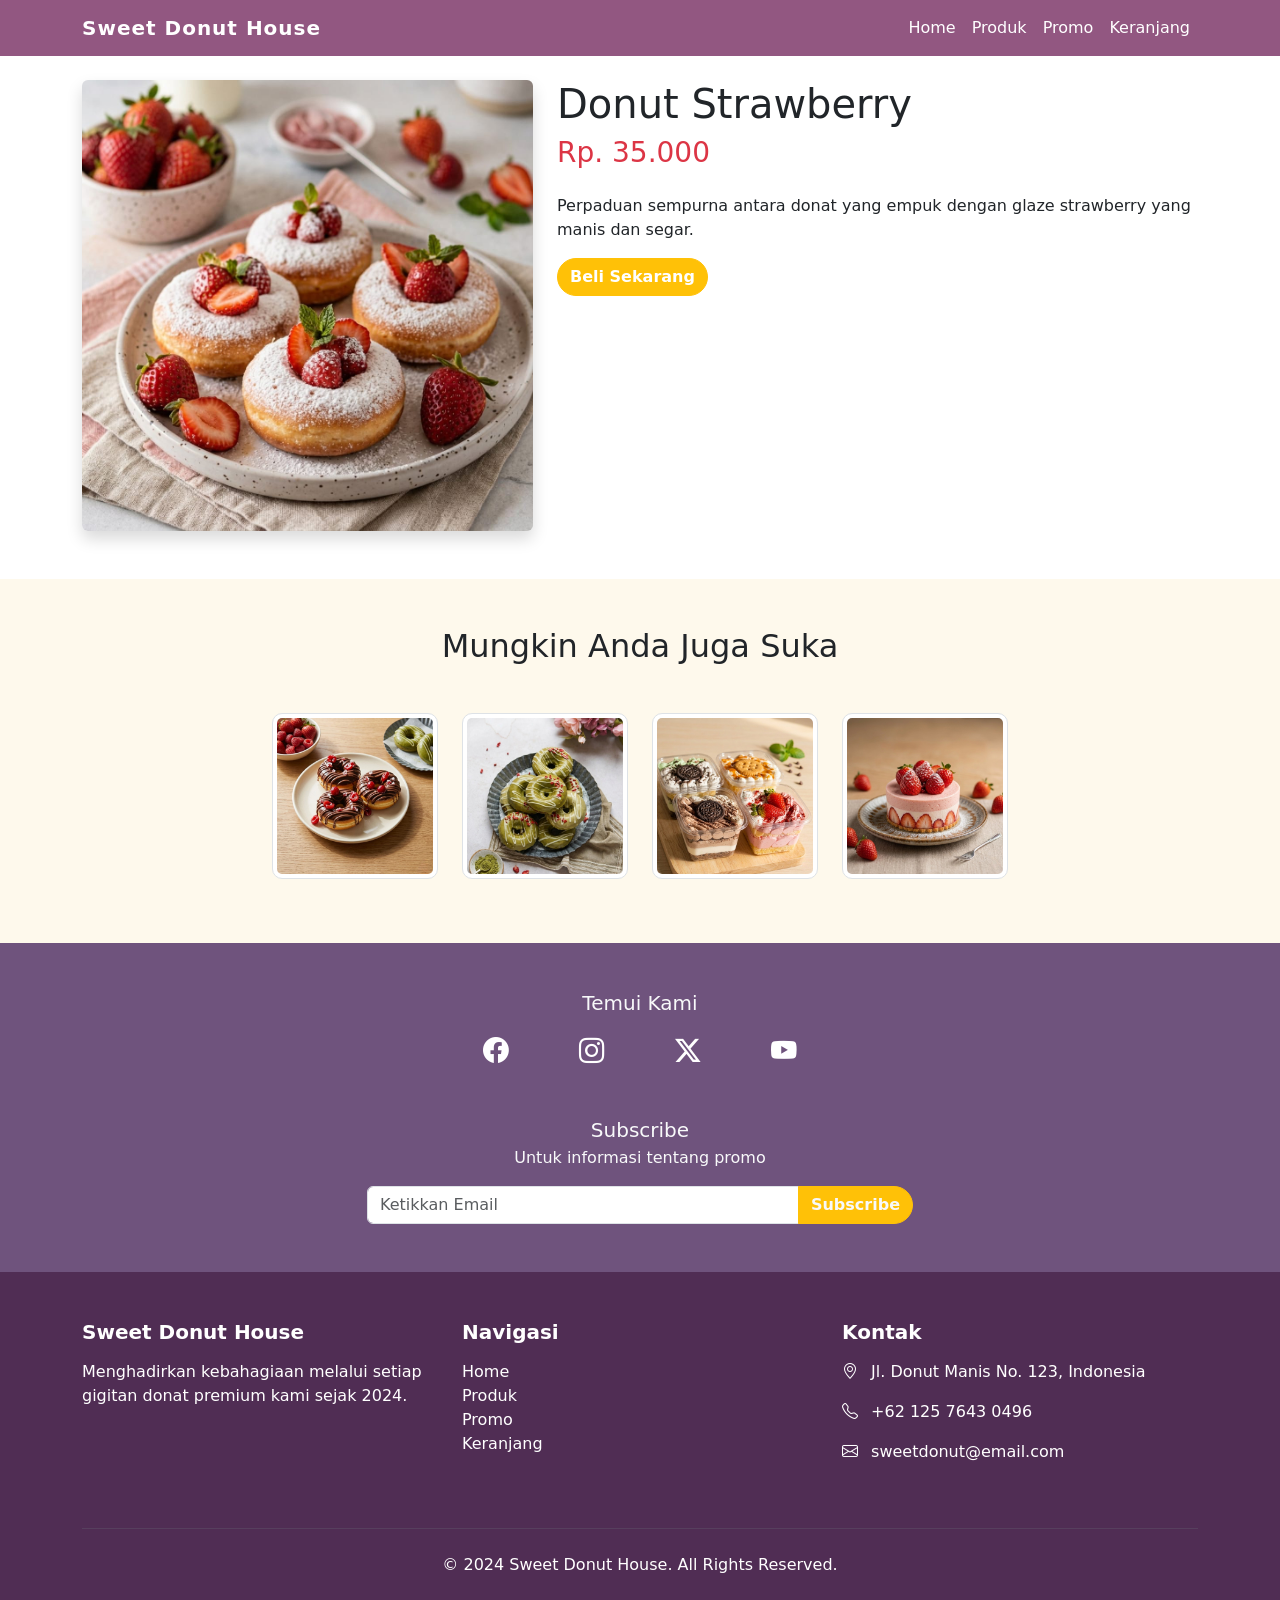
<file: detail1.html>
<!DOCTYPE html>
<html lang="en">
<head>
    <meta charset="UTF-8">
    <meta name="viewport" content="width=device-width, initial-scale=1.0">
    <title>Detail Donut Coklat</title>
    <link href="https://cdn.jsdelivr.net/npm/bootstrap@5.3.2/dist/css/bootstrap.min.css" rel="stylesheet">
    <link href="https://cdn.jsdelivr.net/npm/bootstrap-icons/font/bootstrap-icons.css" rel="stylesheet">
    <link rel="stylesheet" href="style.css">
</head>
<body>

    <nav class="navbar navbar-expand-lg main-navbar">
      <div class="container">
        <a class="navbar-brand" href="index.html">Sweet Donut House</a>
        <div class="collapse navbar-collapse">
          <ul class="navbar-nav ms-auto">
            <li class="nav-item"><a class="nav-link" href="index.html">Home</a></li>
            <li class="nav-item"><a class="nav-link" href="produk.html">Produk</a></li>
             <li class="nav-item"><a class="nav-link" href="promo.html">Promo</a></li>
              <li class="nav-item"><a class="nav-link" href="keranjang.html">Keranjang</a></li>
          </ul>
        </div>
      </div>
    </nav>

    <div class="container mt-4">
        <div class="row">
            <div class="col-md-5">
                <img src="./donat strwbry2.jpeg" class="img-fluid rounded shadow" alt="Produk">
            </div>
            <div class="col-md-7">
                <h1>Donut Strawberry</h1>
                <h3 class="text-danger">Rp. 35.000</h3>
                <p class="mt-4">Perpaduan sempurna antara donat yang empuk dengan glaze strawberry yang manis dan segar.</p>
                <button class="btn btn-warning text-white">Beli Sekarang</button>
            </div>
        </div>
    </div>
    <div class="container-fluid py-5 mt-5" style="background-color: #fef9ec">
    <div class="container">
        <h2 class="text-center mb-5">Mungkin Anda Juga Suka</h2>
        <div class="row justify-content-center">
            
            <div class="col-6 col-sm-6 col-md-3 col-lg-2 mb-3">
                <a href="./detail2.html">
                    <img src="./donut coklat2.jpeg" class="img-fluid img-thumbnail" alt="Donut Coklat">
                </a>
            </div>

            <div class="col-6 col-sm-6 col-md-3 col-lg-2 mb-3">
                <a href="detail3.html">
                    <img src="./matcha2.jpeg" class="img-fluid img-thumbnail" alt="Donut Matcha">
                </a>
            </div>

            <div class="col-6 col-sm-6 col-md-3 col-lg-2 mb-3">
                <a href="detail4.html">
                    <img src="./dessert box2.jpeg" class="img-fluid img-thumbnail" alt="Dessert Box">
                </a>
            </div>

            <div class="col-6 col-sm-6 col-md-3 col-lg-2 mb-3">
                <a href="detail5.html">
                    <img src="./dream dessert2.jpeg" class="img-fluid img-thumbnail" alt="Cookies">
                </a>
            </div>

        </div>
    </div>
</div>
<!--section subscribe-->
<div class="container-fluid py-5 footer">
  <div class="container">
    <h5 class="text-center text-light mb-3">Temui Kami</h5>
    
    <div class="d-flex justify-content-center mb-5" style="gap: 70px">
      <a href="https://facebook.com/username" target="_blank" class="social-icon">
        <i class="bi bi-facebook"></i>
      </a>
      <a href="https://instagram.com/username" target="_blank" class="social-icon">
        <i class="bi bi-instagram"></i>
      </a>
      <a href="https://twitter.com/username" target="_blank" class="social-icon">
        <i class="bi bi-twitter-x"></i>
      </a>
      <a href="https://youtube.com/@username" target="_blank" class="social-icon">
        <i class="bi bi-youtube"></i>
      </a>
    </div>

    <h5 class="text-center text-light mb-1">Subscribe</h5>
    <p class="text-center text-light mb-3">Untuk informasi tentang promo</p>
    
    <div class="row justify-content-center">
      <div class="col-md-6">
        <div class="input-group">
          <input type="email" class="form-control" placeholder="Ketikkan Email">
          <button class="btn btn-warning text-light">Subscribe</button>
        </div>
      </div>
    </div>
  </div>
</div>
<!--section subscribe end-->

<!--section footer -->
<footer class="py-5 footer-main text-white">
  <div class="container">
    <div class="row text-center text-md-start">
      
      <div class="col-md-4 mb-3 mb-md-0">
        <h5 class="fw-bold mb-3">Sweet Donut House</h5>
        <p>Menghadirkan kebahagiaan melalui setiap gigitan donat premium kami sejak 2024.</p>
      </div>

      <div class="col-md-4 mb-3 mb-md-0">
        <h5 class="fw-bold mb-3">Navigasi</h5>
        <ul class="list-unstyled">
          <li><a href="index.html" class="text-white text-decoration-none">Home</a></li>
          <li><a href="produk.html" class="text-white text-decoration-none" >Produk</a></li>
          <li><a href="promo.html" class="text-white text-decoration-none">Promo</a></li>
          <li><a href="keranjang.html" class="text-white text-decoration-none">Keranjang</a></li>
        </ul>
      </div>

      <div class="col-md-4 mb-3 mb-md-0">
        <h5 class="fw-bold mb-3">Kontak</h5>
        <p><i class="bi bi-geo-alt me-2"></i> Jl. Donut Manis No. 123, Indonesia</p>
        <p><i class="bi bi-telephone me-2"></i> +62 125 7643 0496</p>
        <p><i class="bi bi-envelope me-2"></i> sweetdonut@email.com</p>
      </div>
    </div>

    <hr class="mt-5 mb-4 border-secondary">

    <div class="row">
      <div class="col-12 text-center">
        <p class="mb-0">&copy; 2024 Sweet Donut House. All Rights Reserved.</p>
      </div>
    </div>
  </div>
</footer>
<!--section footer end-->

    <script src="https://cdn.jsdelivr.net/npm/bootstrap@5.3.2/dist/js/bootstrap.bundle.min.js"></script>
</body>
</html>
</file>
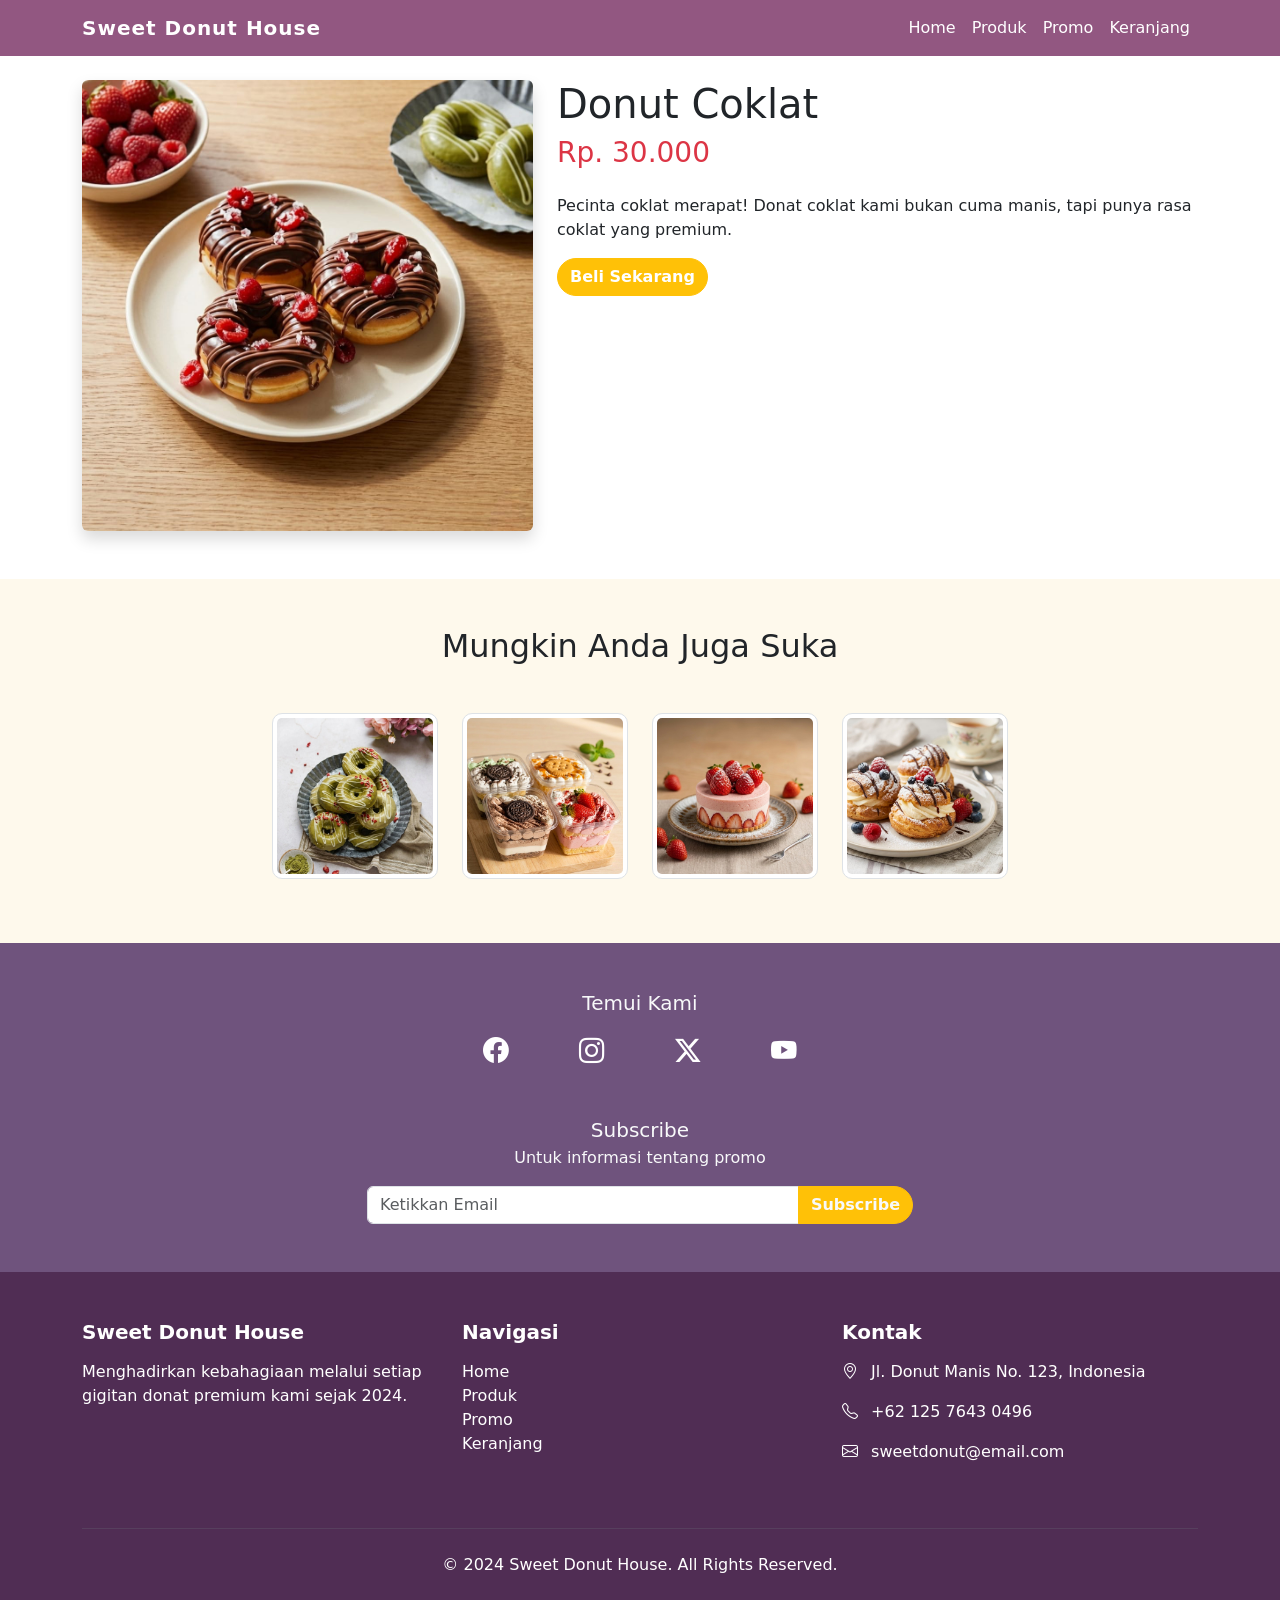
<file: detail2.html>
<!DOCTYPE html>
<html lang="en">
<head>
    <meta charset="UTF-8">
    <meta name="viewport" content="width=device-width, initial-scale=1.0">
    <title>Detail Donut Coklat</title>
    <link href="https://cdn.jsdelivr.net/npm/bootstrap@5.3.2/dist/css/bootstrap.min.css" rel="stylesheet">
    <link href="https://cdn.jsdelivr.net/npm/bootstrap-icons/font/bootstrap-icons.css" rel="stylesheet">
    <link rel="stylesheet" href="style.css">
</head>
<body>

    <nav class="navbar navbar-expand-lg main-navbar">
      <div class="container">
        <a class="navbar-brand" href="index.html">Sweet Donut House</a>
        <div class="collapse navbar-collapse">
          <ul class="navbar-nav ms-auto">
            <li class="nav-item"><a class="nav-link" href="index.html">Home</a></li>
            <li class="nav-item"><a class="nav-link" href="produk.html">Produk</a></li>
             <li class="nav-item"><a class="nav-link" href="promo.html">Promo</a></li>
              <li class="nav-item"><a class="nav-link" href="keranjang.html">Keranjang</a></li>
          </ul>
        </div>
      </div>
    </nav>

    <div class="container mt-4">
        <div class="row">
            <div class="col-md-5">
                <img src="./donut coklat2.jpeg" class="img-fluid rounded shadow" alt="Produk">
            </div>
            <div class="col-md-7">
                <h1>Donut Coklat</h1>
                <h3 class="text-danger">Rp. 30.000</h3>
                <p class="mt-4">Pecinta coklat merapat! Donat coklat kami bukan cuma manis, tapi punya rasa coklat yang premium.</p>
                <button class="btn btn-warning text-white">Beli Sekarang</button>
            </div>
        </div>
    </div>
    <div class="container-fluid py-5 mt-5" style="background-color: #fef9ec">
    <div class="container">
        <h2 class="text-center mb-5">Mungkin Anda Juga Suka</h2>
        <div class="row justify-content-center">
            
            <div class="col-6 col-sm-6 col-md-3 col-lg-2 mb-3">
                <a href="./detail3.html">
                    <img src="./matcha2.jpeg" class="img-fluid img-thumbnail" alt="Donut Coklat">
                </a>
            </div>

            <div class="col-6 col-sm-6 col-md-3 col-lg-2 mb-3">
                <a href="./detail4.html">
                    <img src="./dessert box2.jpeg" class="img-fluid img-thumbnail" alt="Donut Matcha">
                </a>
            </div>

            <div class="col-6 col-sm-6 col-md-3 col-lg-2 mb-3">
                <a href="./detail5.html">
                    <img src="./dream dessert2.jpeg" class="img-fluid img-thumbnail" alt="Dessert Box">
                </a>
            </div>

            <div class="col-6 col-sm-6 col-md-3 col-lg-2 mb-3">
                <a href="./detail6.html">
                    <img src="./soes2.jpeg" class="img-fluid img-thumbnail" alt="Cookies">
                </a>
            </div>

        </div>
    </div>
</div>
<!--section subscribe-->
<div class="container-fluid py-5 footer">
  <div class="container">
    <h5 class="text-center text-light mb-3">Temui Kami</h5>
    
    <div class="d-flex justify-content-center mb-5" style="gap: 70px">
      <a href="https://facebook.com/username" target="_blank" class="social-icon">
        <i class="bi bi-facebook"></i>
      </a>
      <a href="https://instagram.com/username" target="_blank" class="social-icon">
        <i class="bi bi-instagram"></i>
      </a>
      <a href="https://twitter.com/username" target="_blank" class="social-icon">
        <i class="bi bi-twitter-x"></i>
      </a>
      <a href="https://youtube.com/@username" target="_blank" class="social-icon">
        <i class="bi bi-youtube"></i>
      </a>
    </div>

    <h5 class="text-center text-light mb-1">Subscribe</h5>
    <p class="text-center text-light mb-3">Untuk informasi tentang promo</p>
    
    <div class="row justify-content-center">
      <div class="col-md-6">
        <div class="input-group">
          <input type="email" class="form-control" placeholder="Ketikkan Email">
          <button class="btn btn-warning text-light">Subscribe</button>
        </div>
      </div>
    </div>
  </div>
</div>
<!--section subscribe end-->

<!--section footer -->
<footer class="py-5 footer-main text-white">
  <div class="container">
    <div class="row text-center text-md-start">
      
      <div class="col-md-4 mb-3 mb-md-0">
        <h5 class="fw-bold mb-3">Sweet Donut House</h5>
        <p>Menghadirkan kebahagiaan melalui setiap gigitan donat premium kami sejak 2024.</p>
      </div>

      <div class="col-md-4 mb-3 mb-md-0">
        <h5 class="fw-bold mb-3">Navigasi</h5>
        <ul class="list-unstyled">
          <li><a href="index.html" class="text-white text-decoration-none">Home</a></li>
          <li><a href="produk.html" class="text-white text-decoration-none" >Produk</a></li>
          <li><a href="promo.html" class="text-white text-decoration-none">Promo</a></li>
          <li><a href="keranjang.html" class="text-white text-decoration-none">Keranjang</a></li>
        </ul>
      </div>

      <div class="col-md-4 mb-3 mb-md-0">
        <h5 class="fw-bold mb-3">Kontak</h5>
        <p><i class="bi bi-geo-alt me-2"></i> Jl. Donut Manis No. 123, Indonesia</p>
        <p><i class="bi bi-telephone me-2"></i> +62 125 7643 0496</p>
        <p><i class="bi bi-envelope me-2"></i> sweetdonut@email.com</p>
      </div>
    </div>

    <hr class="mt-5 mb-4 border-secondary">

    <div class="row">
      <div class="col-12 text-center">
        <p class="mb-0">&copy; 2024 Sweet Donut House. All Rights Reserved.</p>
      </div>
    </div>
  </div>
</footer>
<!--section footer end-->

    <script src="https://cdn.jsdelivr.net/npm/bootstrap@5.3.2/dist/js/bootstrap.bundle.min.js"></script>
</body>
</html>
</file>
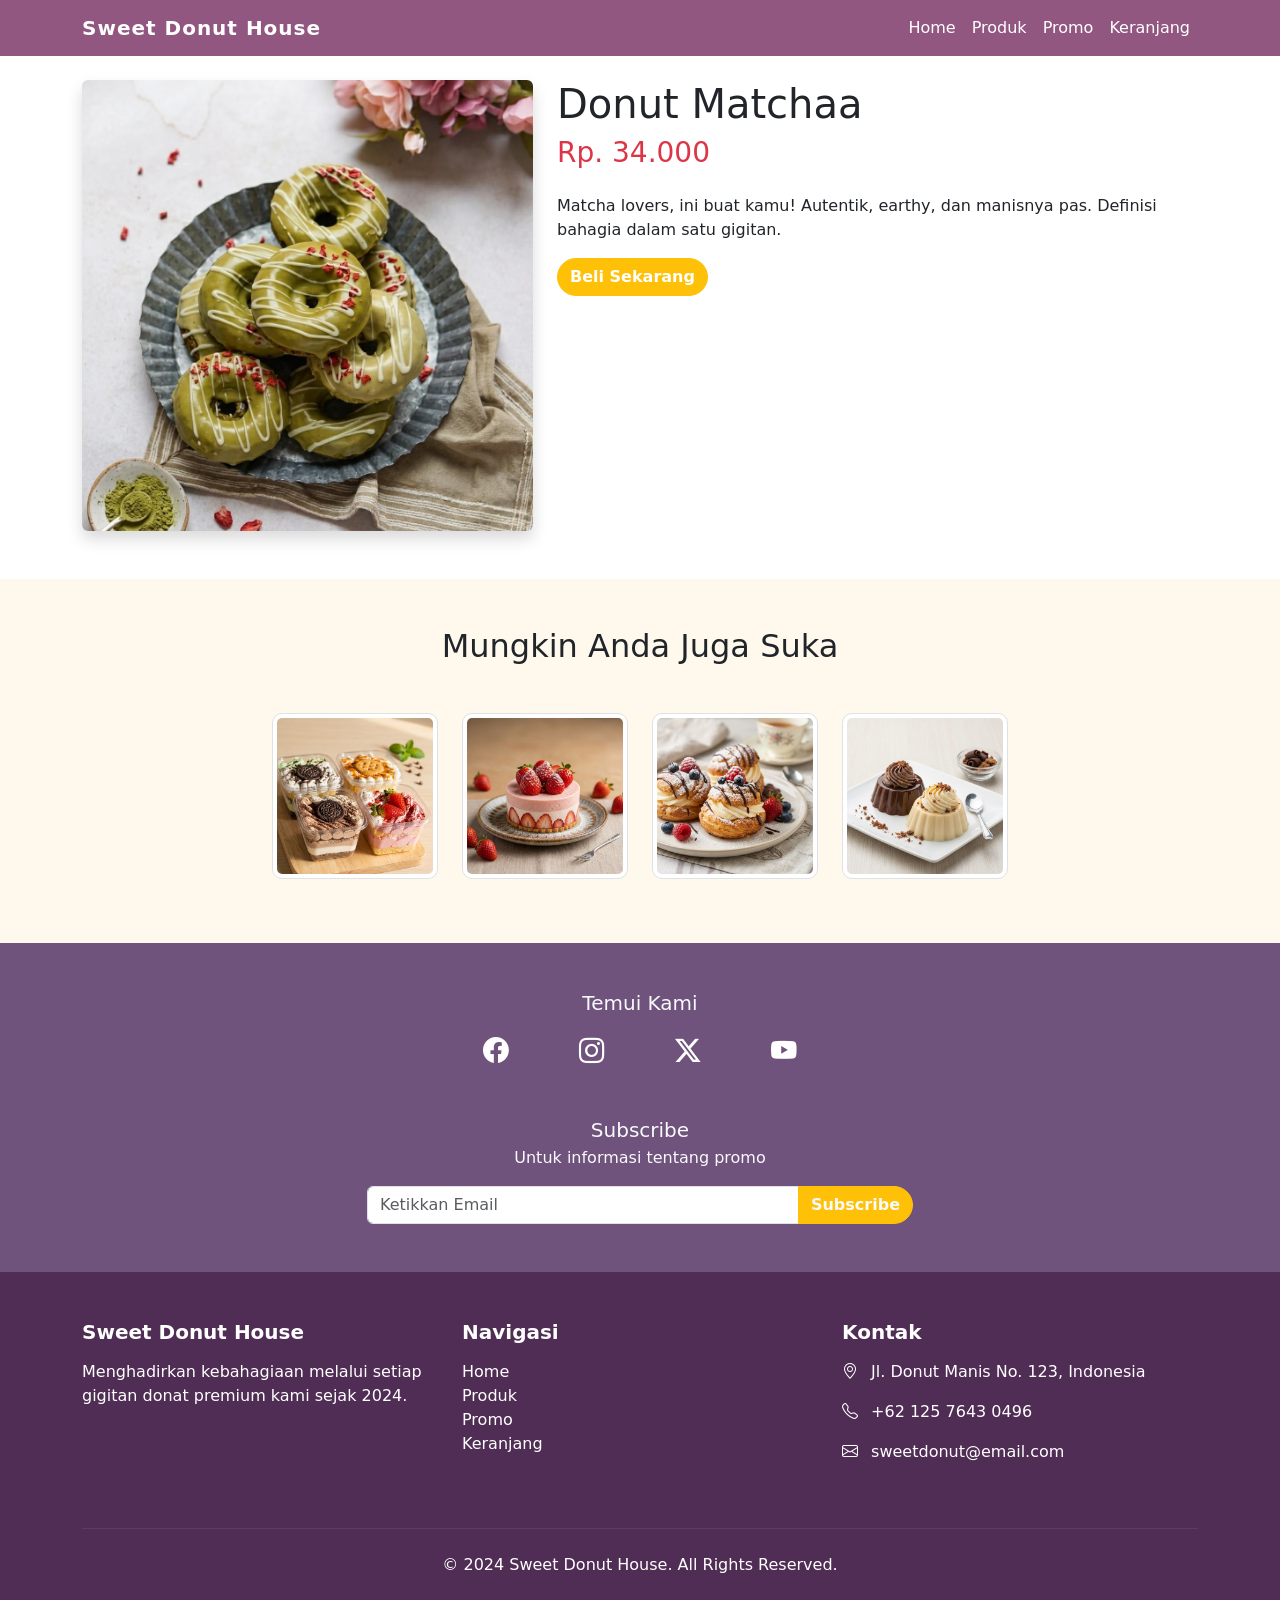
<file: detail3.html>
<!DOCTYPE html>
<html lang="en">
<head>
    <meta charset="UTF-8">
    <meta name="viewport" content="width=device-width, initial-scale=1.0">
    <title>Detail Donut Matcha</title>
    <link href="https://cdn.jsdelivr.net/npm/bootstrap@5.3.2/dist/css/bootstrap.min.css" rel="stylesheet">
    <link href="https://cdn.jsdelivr.net/npm/bootstrap-icons/font/bootstrap-icons.css" rel="stylesheet">
    <link rel="stylesheet" href="style.css">
</head>
<body>

    <nav class="navbar navbar-expand-lg main-navbar">
      <div class="container">
        <a class="navbar-brand" href="index.html">Sweet Donut House</a>
        <div class="collapse navbar-collapse">
          <ul class="navbar-nav ms-auto">
            <li class="nav-item"><a class="nav-link" href="index.html">Home</a></li>
            <li class="nav-item"><a class="nav-link" href="produk.html">Produk</a></li>
             <li class="nav-item"><a class="nav-link" href="promo.html">Promo</a></li>
              <li class="nav-item"><a class="nav-link" href="keranjang.html">Keranjang</a></li>
          </ul>
        </div>
      </div>
    </nav>

    <div class="container mt-4">
        <div class="row">
            <div class="col-md-5">
                <img src="./matcha2.jpeg" class="img-fluid rounded shadow" alt="Produk">
            </div>
            <div class="col-md-7">
                <h1>Donut Matchaa</h1>
                <h3 class="text-danger">Rp. 34.000</h3>
                <p class="mt-4">Matcha lovers, ini buat kamu! Autentik, earthy, dan manisnya pas. Definisi bahagia dalam satu gigitan.</p>
                <button class="btn btn-warning text-white">Beli Sekarang</button>
            </div>
        </div>
    </div>
    <div class="container-fluid py-5 mt-5" style="background-color: #fef9ec">
    <div class="container">
        <h2 class="text-center mb-5">Mungkin Anda Juga Suka</h2>
        <div class="row justify-content-center">
            
            <div class="col-6 col-sm-6 col-md-3 col-lg-2 mb-3">
                <a href="./detail4.html">
                    <img src="./dessert box2.jpeg" class="img-fluid img-thumbnail" alt="Donut Coklat">
                </a>
            </div>

            <div class="col-6 col-sm-6 col-md-3 col-lg-2 mb-3">
                <a href="./detail5.html">
                    <img src="./dream dessert2.jpeg" class="img-fluid img-thumbnail" alt="Donut Matcha">
                </a>
            </div>

            <div class="col-6 col-sm-6 col-md-3 col-lg-2 mb-3">
                <a href="./detail6.html">
                    <img src="./soes2.jpeg" class="img-fluid img-thumbnail" alt="Dessert Box">
                </a>
            </div>

            <div class="col-6 col-sm-6 col-md-3 col-lg-2 mb-3">
                <a href="./detail7.html">
                    <img src="./pudding2.jpeg" class="img-fluid img-thumbnail" alt="Cookies">
                </a>
            </div>

        </div>
    </div>
</div>
<!--section subscribe-->
<div class="container-fluid py-5 footer">
  <div class="container">
    <h5 class="text-center text-light mb-3">Temui Kami</h5>
    
    <div class="d-flex justify-content-center mb-5" style="gap: 70px">
      <a href="https://facebook.com/username" target="_blank" class="social-icon">
        <i class="bi bi-facebook"></i>
      </a>
      <a href="https://instagram.com/username" target="_blank" class="social-icon">
        <i class="bi bi-instagram"></i>
      </a>
      <a href="https://twitter.com/username" target="_blank" class="social-icon">
        <i class="bi bi-twitter-x"></i>
      </a>
      <a href="https://youtube.com/@username" target="_blank" class="social-icon">
        <i class="bi bi-youtube"></i>
      </a>
    </div>

    <h5 class="text-center text-light mb-1">Subscribe</h5>
    <p class="text-center text-light mb-3">Untuk informasi tentang promo</p>
    
    <div class="row justify-content-center">
      <div class="col-md-6">
        <div class="input-group">
          <input type="email" class="form-control" placeholder="Ketikkan Email">
          <button class="btn btn-warning text-light">Subscribe</button>
        </div>
      </div>
    </div>
  </div>
</div>
<!--section subscribe end-->

<!--section footer -->
<footer class="py-5 footer-main text-white">
  <div class="container">
    <div class="row text-center text-md-start">
      
      <div class="col-md-4 mb-3 mb-md-0">
        <h5 class="fw-bold mb-3">Sweet Donut House</h5>
        <p>Menghadirkan kebahagiaan melalui setiap gigitan donat premium kami sejak 2024.</p>
      </div>

      <div class="col-md-4 mb-3 mb-md-0">
        <h5 class="fw-bold mb-3">Navigasi</h5>
        <ul class="list-unstyled">
          <li><a href="index.html" class="text-white text-decoration-none">Home</a></li>
          <li><a href="produk.html" class="text-white text-decoration-none" >Produk</a></li>
          <li><a href="promo.html" class="text-white text-decoration-none">Promo</a></li>
          <li><a href="keranjang.html" class="text-white text-decoration-none">Keranjang</a></li>
        </ul>
      </div>

      <div class="col-md-4 mb-3 mb-md-0">
        <h5 class="fw-bold mb-3">Kontak</h5>
        <p><i class="bi bi-geo-alt me-2"></i> Jl. Donut Manis No. 123, Indonesia</p>
        <p><i class="bi bi-telephone me-2"></i> +62 125 7643 0496</p>
        <p><i class="bi bi-envelope me-2"></i> sweetdonut@email.com</p>
      </div>
    </div>

    <hr class="mt-5 mb-4 border-secondary">

    <div class="row">
      <div class="col-12 text-center">
        <p class="mb-0">&copy; 2024 Sweet Donut House. All Rights Reserved.</p>
      </div>
    </div>
  </div>
</footer>
<!--section footer end-->

    <script src="https://cdn.jsdelivr.net/npm/bootstrap@5.3.2/dist/js/bootstrap.bundle.min.js"></script>
</body>
</html>
</file>
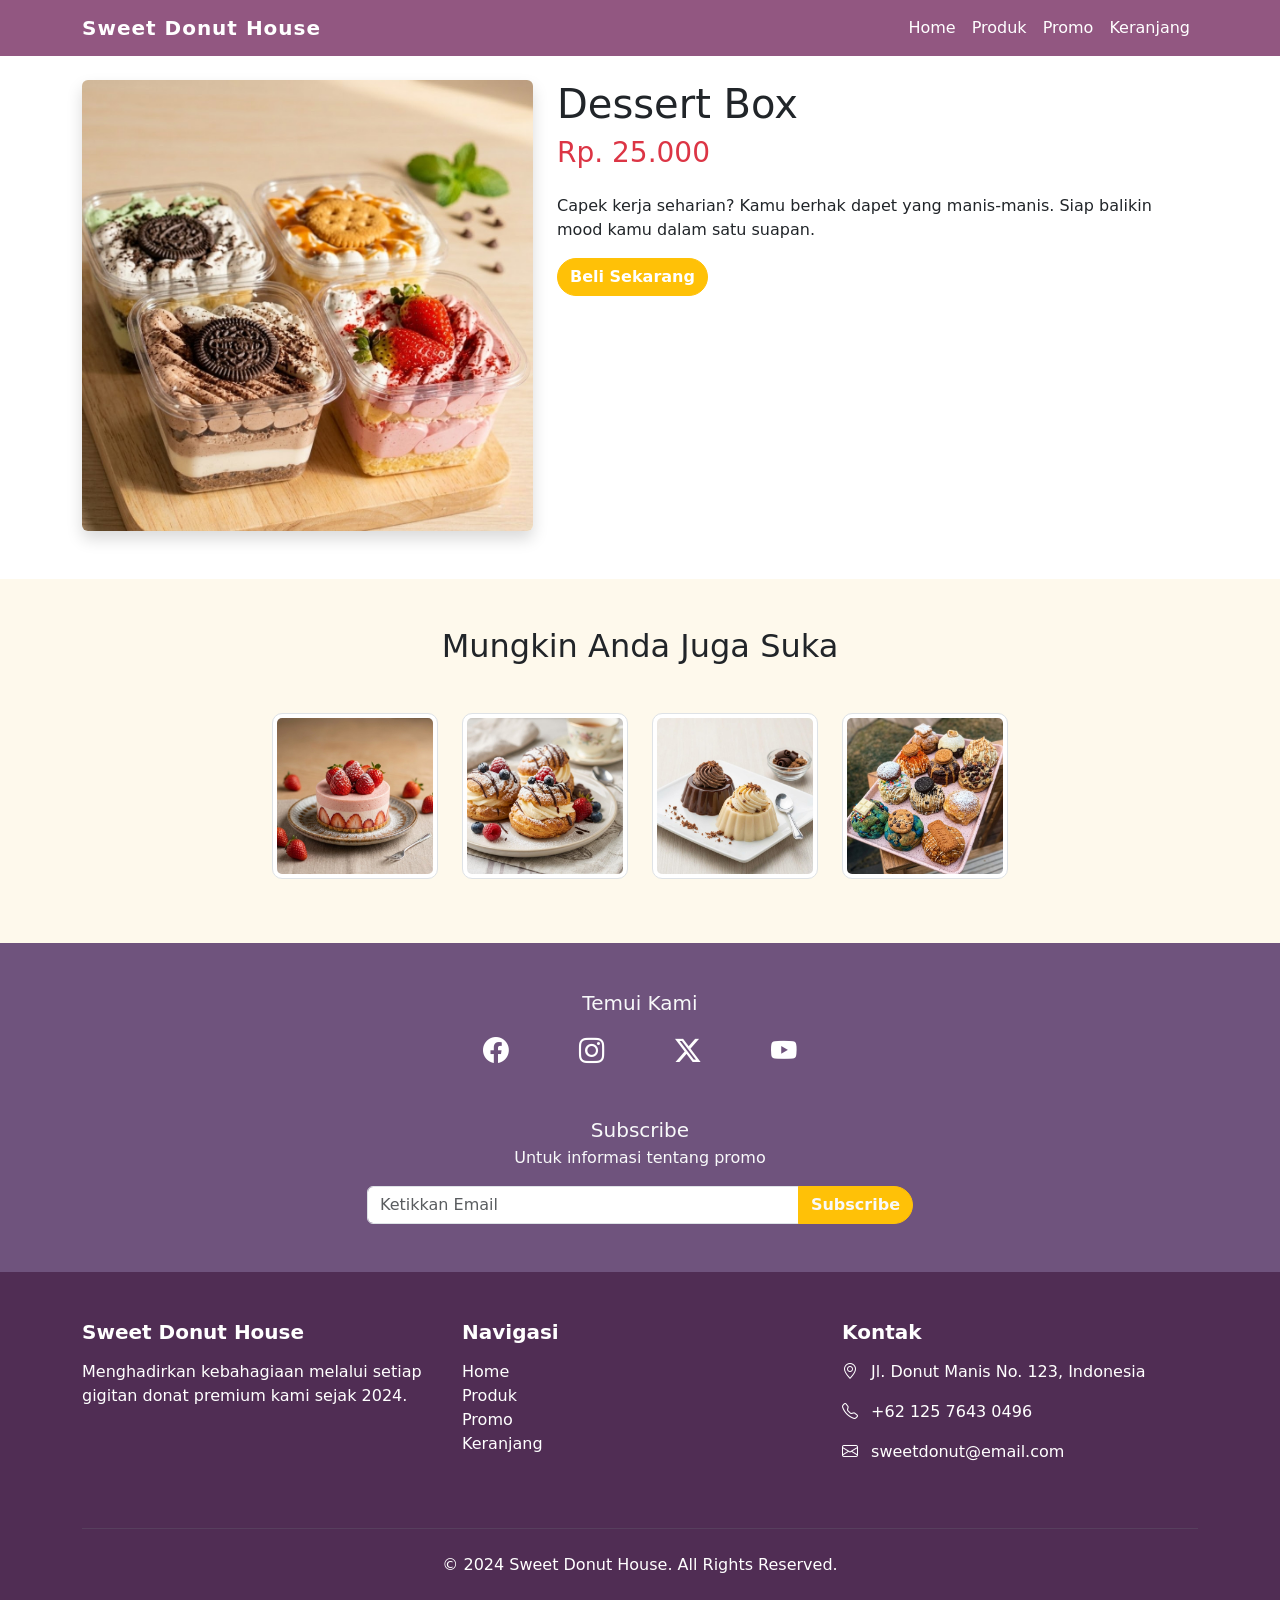
<file: detail4.html>
<!DOCTYPE html>
<html lang="en">
<head>
    <meta charset="UTF-8">
    <meta name="viewport" content="width=device-width, initial-scale=1.0">
    <title>Detail Dessert Box</title>
    <link href="https://cdn.jsdelivr.net/npm/bootstrap@5.3.2/dist/css/bootstrap.min.css" rel="stylesheet">
    <link href="https://cdn.jsdelivr.net/npm/bootstrap-icons/font/bootstrap-icons.css" rel="stylesheet">
    <link rel="stylesheet" href="style.css">
</head>
<body>

    <nav class="navbar navbar-expand-lg main-navbar">
      <div class="container">
        <a class="navbar-brand" href="index.html">Sweet Donut House</a>
        <div class="collapse navbar-collapse">
          <ul class="navbar-nav ms-auto">
            <li class="nav-item"><a class="nav-link" href="index.html">Home</a></li>
            <li class="nav-item"><a class="nav-link" href="produk.html">Produk</a></li>
             <li class="nav-item"><a class="nav-link" href="promo.html">Promo</a></li>
              <li class="nav-item"><a class="nav-link" href="keranjang.html">Keranjang</a></li>
          </ul>
        </div>
      </div>
    </nav>

    <div class="container mt-4">
        <div class="row">
            <div class="col-md-5">
                <img src="./dessert box2.jpeg" class="img-fluid rounded shadow" alt="Produk">
            </div>
            <div class="col-md-7">
                <h1>Dessert Box</h1>
                <h3 class="text-danger">Rp. 25.000</h3>
                <p class="mt-4">Capek kerja seharian? Kamu berhak dapet yang manis-manis. Siap balikin mood kamu dalam satu suapan.</p>
                <button class="btn btn-warning text-white">Beli Sekarang</button>
            </div>
        </div>
    </div>
    <div class="container-fluid py-5 mt-5" style="background-color: #fef9ec">
    <div class="container">
        <h2 class="text-center mb-5">Mungkin Anda Juga Suka</h2>
        <div class="row justify-content-center">
            
            <div class="col-6 col-sm-6 col-md-3 col-lg-2 mb-3">
                <a href="detail5.html">
                    <img src="./dream dessert2.jpeg" class="img-fluid img-thumbnail" alt="Donut Coklat">
                </a>
            </div>

            <div class="col-6 col-sm-6 col-md-3 col-lg-2 mb-3">
                <a href="detail6.html">
                    <img src="./soes2.jpeg" class="img-fluid img-thumbnail" alt="Donut Matcha">
                </a>
            </div>

            <div class="col-6 col-sm-6 col-md-3 col-lg-2 mb-3">
                <a href="detail7.html">
                    <img src="./pudding2.jpeg" class="img-fluid img-thumbnail" alt="Dessert Box">
                </a>
            </div>

            <div class="col-6 col-sm-6 col-md-3 col-lg-2 mb-3">
                <a href="detail8.html">
                    <img src="./cookies2.jpeg" class="img-fluid img-thumbnail" alt="Cookies">
                </a>
            </div>
        </div>
    </div>
</div>
<!--section subscribe-->
<div class="container-fluid py-5 footer">
  <div class="container">
    <h5 class="text-center text-light mb-3">Temui Kami</h5>
    
    <div class="d-flex justify-content-center mb-5" style="gap: 70px">
      <a href="https://facebook.com/username" target="_blank" class="social-icon">
        <i class="bi bi-facebook"></i>
      </a>
      <a href="https://instagram.com/username" target="_blank" class="social-icon">
        <i class="bi bi-instagram"></i>
      </a>
      <a href="https://twitter.com/username" target="_blank" class="social-icon">
        <i class="bi bi-twitter-x"></i>
      </a>
      <a href="https://youtube.com/@username" target="_blank" class="social-icon">
        <i class="bi bi-youtube"></i>
      </a>
    </div>

    <h5 class="text-center text-light mb-1">Subscribe</h5>
    <p class="text-center text-light mb-3">Untuk informasi tentang promo</p>
    
    <div class="row justify-content-center">
      <div class="col-md-6">
        <div class="input-group">
          <input type="email" class="form-control" placeholder="Ketikkan Email">
          <button class="btn btn-warning text-light">Subscribe</button>
        </div>
      </div>
    </div>
  </div>
</div>
<!--section subscribe end-->

<!--section footer -->
<footer class="py-5 footer-main text-white">
  <div class="container">
    <div class="row text-center text-md-start">
      
      <div class="col-md-4 mb-3 mb-md-0">
        <h5 class="fw-bold mb-3">Sweet Donut House</h5>
        <p>Menghadirkan kebahagiaan melalui setiap gigitan donat premium kami sejak 2024.</p>
      </div>

      <div class="col-md-4 mb-3 mb-md-0">
        <h5 class="fw-bold mb-3">Navigasi</h5>
        <ul class="list-unstyled">
          <li><a href="index.html" class="text-white text-decoration-none">Home</a></li>
          <li><a href="produk.html" class="text-white text-decoration-none" >Produk</a></li>
          <li><a href="promo.html" class="text-white text-decoration-none">Promo</a></li>
          <li><a href="keranjang.html" class="text-white text-decoration-none">Keranjang</a></li>
        </ul>
      </div>

      <div class="col-md-4 mb-3 mb-md-0">
        <h5 class="fw-bold mb-3">Kontak</h5>
        <p><i class="bi bi-geo-alt me-2"></i> Jl. Donut Manis No. 123, Indonesia</p>
        <p><i class="bi bi-telephone me-2"></i> +62 125 7643 0496</p>
        <p><i class="bi bi-envelope me-2"></i> sweetdonut@email.com</p>
      </div>
    </div>

    <hr class="mt-5 mb-4 border-secondary">

    <div class="row">
      <div class="col-12 text-center">
        <p class="mb-0">&copy; 2024 Sweet Donut House. All Rights Reserved.</p>
      </div>
    </div>
  </div>
</footer>
<!--section footer end-->

    <script src="https://cdn.jsdelivr.net/npm/bootstrap@5.3.2/dist/js/bootstrap.bundle.min.js"></script>
</body>
</html>
</file>
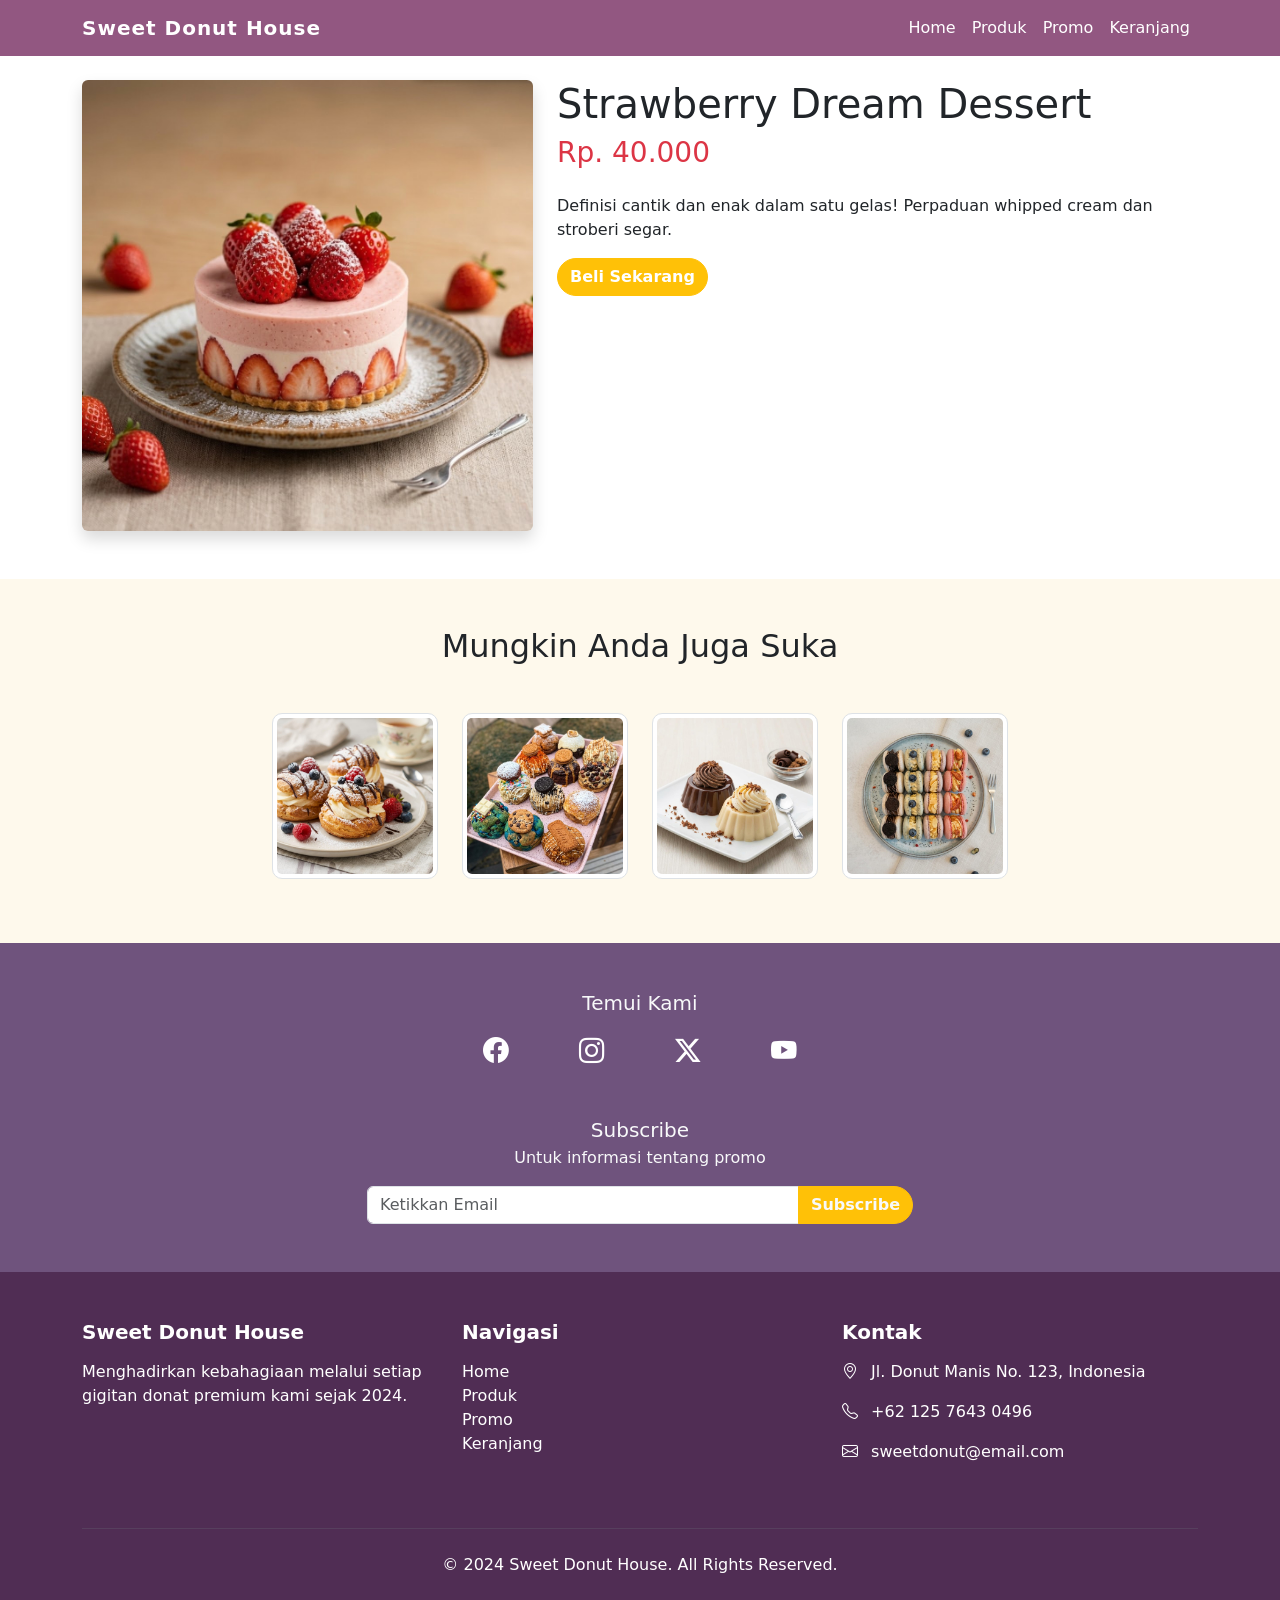
<file: detail5.html>
<!DOCTYPE html>
<html lang="en">
<head>
    <meta charset="UTF-8">
    <meta name="viewport" content="width=device-width, initial-scale=1.0">
    <title>Detail Dessert Box</title>
    <link href="https://cdn.jsdelivr.net/npm/bootstrap@5.3.2/dist/css/bootstrap.min.css" rel="stylesheet">
    <link href="https://cdn.jsdelivr.net/npm/bootstrap-icons/font/bootstrap-icons.css" rel="stylesheet">
    <link rel="stylesheet" href="style.css">
</head>
<body>

    <nav class="navbar navbar-expand-lg main-navbar">
      <div class="container">
        <a class="navbar-brand" href="index.html">Sweet Donut House</a>
        <div class="collapse navbar-collapse">
          <ul class="navbar-nav ms-auto">
            <li class="nav-item"><a class="nav-link" href="index.html">Home</a></li>
            <li class="nav-item"><a class="nav-link" href="produk.html">Produk</a></li>
             <li class="nav-item"><a class="nav-link" href="promo.html">Promo</a></li>
              <li class="nav-item"><a class="nav-link" href="keranjang.html">Keranjang</a></li>
          </ul>
        </div>
      </div>
    </nav>

    <div class="container mt-4">
        <div class="row">
            <div class="col-md-5">
                <img src="./dream dessert2.jpeg" class="img-fluid rounded shadow" alt="Produk">
            </div>
            <div class="col-md-7">
                <h1>Strawberry Dream Dessert</h1>
                <h3 class="text-danger">Rp. 40.000</h3>
                <p class="mt-4">Definisi cantik dan enak dalam satu gelas! Perpaduan whipped cream dan stroberi segar.</p>
                <button class="btn btn-warning text-white">Beli Sekarang</button>
            </div>
        </div>
    </div>
    <div class="container-fluid py-5 mt-5" style="background-color: #fef9ec">
    <div class="container">
        <h2 class="text-center mb-5">Mungkin Anda Juga Suka</h2>
        <div class="row justify-content-center">
            
            <div class="col-6 col-sm-6 col-md-3 col-lg-2 mb-3">
                <a href="detail6.html">
                    <img src="./soes2.jpeg" class="img-fluid img-thumbnail" alt="Donut Coklat">
                </a>
            </div>

            <div class="col-6 col-sm-6 col-md-3 col-lg-2 mb-3">
                <a href="detail8.html">
                    <img src="./cookies2.jpeg" class="img-fluid img-thumbnail" alt="Donut Matcha">
                </a>
            </div>

            <div class="col-6 col-sm-6 col-md-3 col-lg-2 mb-3">
                <a href="detail7.html">
                    <img src="./pudding2.jpeg" class="img-fluid img-thumbnail" alt="Dessert Box">
                </a>
            </div>

            <div class="col-6 col-sm-6 col-md-3 col-lg-2 mb-3">
                <a href="detail9.html">
                    <img src="./macaron2.jpeg" class="img-fluid img-thumbnail" alt="Cookies">
                </a>
            </div>

        </div>
    </div>
</div>
<!--section subscribe-->
<div class="container-fluid py-5 footer">
  <div class="container">
    <h5 class="text-center text-light mb-3">Temui Kami</h5>
    
    <div class="d-flex justify-content-center mb-5" style="gap: 70px">
      <a href="https://facebook.com/username" target="_blank" class="social-icon">
        <i class="bi bi-facebook"></i>
      </a>
      <a href="https://instagram.com/username" target="_blank" class="social-icon">
        <i class="bi bi-instagram"></i>
      </a>
      <a href="https://twitter.com/username" target="_blank" class="social-icon">
        <i class="bi bi-twitter-x"></i>
      </a>
      <a href="https://youtube.com/@username" target="_blank" class="social-icon">
        <i class="bi bi-youtube"></i>
      </a>
    </div>

    <h5 class="text-center text-light mb-1">Subscribe</h5>
    <p class="text-center text-light mb-3">Untuk informasi tentang promo</p>
    
    <div class="row justify-content-center">
      <div class="col-md-6">
        <div class="input-group">
          <input type="email" class="form-control" placeholder="Ketikkan Email">
          <button class="btn btn-warning text-light">Subscribe</button>
        </div>
      </div>
    </div>
  </div>
</div>
<!--section subscribe end-->

<!--section footer -->
<footer class="py-5 footer-main text-white">
  <div class="container">
    <div class="row text-center text-md-start">
      
      <div class="col-md-4 mb-3 mb-md-0">
        <h5 class="fw-bold mb-3">Sweet Donut House</h5>
        <p>Menghadirkan kebahagiaan melalui setiap gigitan donat premium kami sejak 2024.</p>
      </div>

      <div class="col-md-4 mb-3 mb-md-0">
        <h5 class="fw-bold mb-3">Navigasi</h5>
        <ul class="list-unstyled">
          <li><a href="index.html" class="text-white text-decoration-none">Home</a></li>
          <li><a href="produk.html" class="text-white text-decoration-none" >Produk</a></li>
          <li><a href="promo.html" class="text-white text-decoration-none">Promo</a></li>
          <li><a href="keranjang.html" class="text-white text-decoration-none">Keranjang</a></li>
        </ul>
      </div>

      <div class="col-md-4 mb-3 mb-md-0">
        <h5 class="fw-bold mb-3">Kontak</h5>
        <p><i class="bi bi-geo-alt me-2"></i> Jl. Donut Manis No. 123, Indonesia</p>
        <p><i class="bi bi-telephone me-2"></i> +62 125 7643 0496</p>
        <p><i class="bi bi-envelope me-2"></i> sweetdonut@email.com</p>
      </div>
    </div>

    <hr class="mt-5 mb-4 border-secondary">

    <div class="row">
      <div class="col-12 text-center">
        <p class="mb-0">&copy; 2024 Sweet Donut House. All Rights Reserved.</p>
      </div>
    </div>
  </div>
</footer>
<!--section footer end-->

    <script src="https://cdn.jsdelivr.net/npm/bootstrap@5.3.2/dist/js/bootstrap.bundle.min.js"></script>
</body>
</html>
</file>
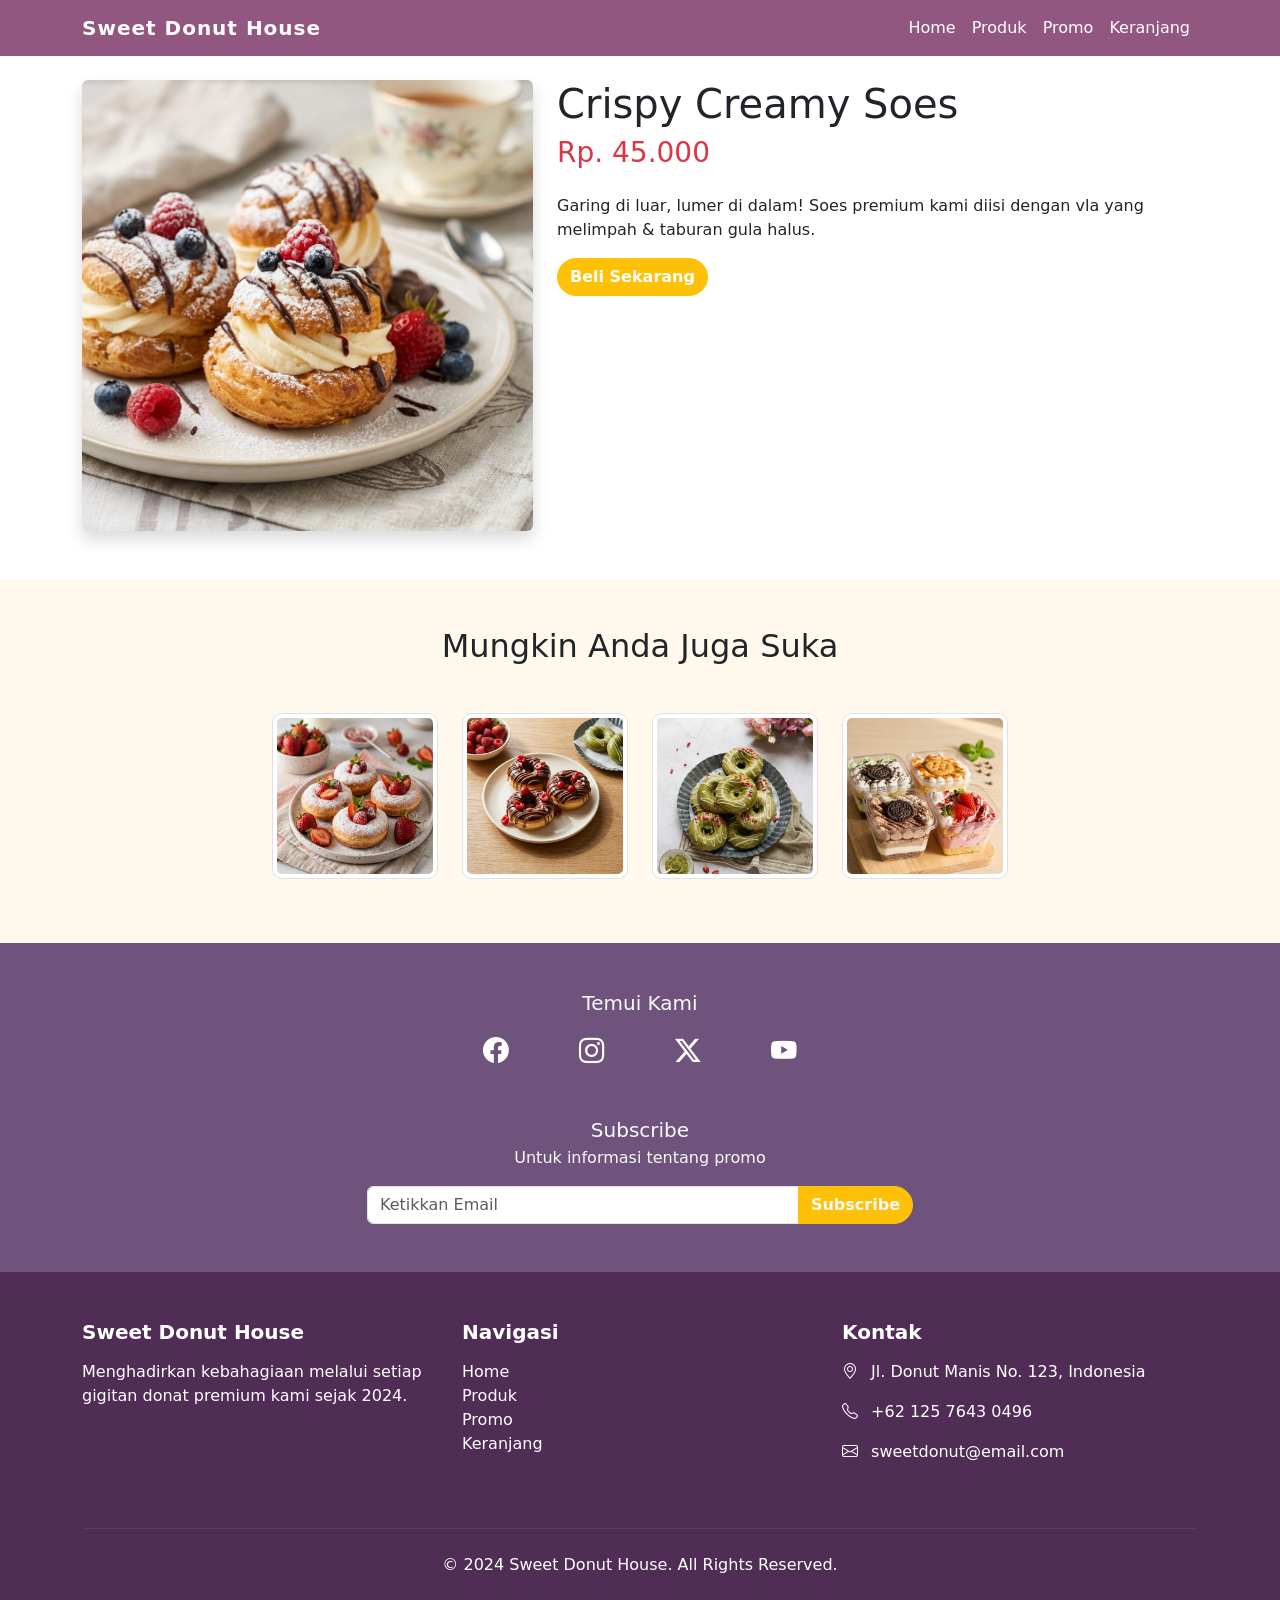
<file: detail6.html>
<!DOCTYPE html>
<html lang="en">
<head>
    <meta charset="UTF-8">
    <meta name="viewport" content="width=device-width, initial-scale=1.0">
    <title>Detail Soes Cream Puff</title>
    <link href="https://cdn.jsdelivr.net/npm/bootstrap@5.3.2/dist/css/bootstrap.min.css" rel="stylesheet">
    <link href="https://cdn.jsdelivr.net/npm/bootstrap-icons/font/bootstrap-icons.css" rel="stylesheet">
    <link rel="stylesheet" href="style.css">
</head>
<body>

    <nav class="navbar navbar-expand-lg main-navbar">
      <div class="container">
        <a class="navbar-brand" href="index.html">Sweet Donut House</a>
        <div class="collapse navbar-collapse">
          <ul class="navbar-nav ms-auto">
            <li class="nav-item"><a class="nav-link" href="index.html">Home</a></li>
            <li class="nav-item"><a class="nav-link" href="produk.html">Produk</a></li>
             <li class="nav-item"><a class="nav-link" href="promo.html">Promo</a></li>
              <li class="nav-item"><a class="nav-link" href="keranjang.html">Keranjang</a></li>
          </ul>
        </div>
      </div>
    </nav>

    <div class="container mt-4">
        <div class="row">
            <div class="col-md-5">
                <img src="./soes2.jpeg" class="img-fluid rounded shadow" alt="Produk">
            </div>
            <div class="col-md-7">
                <h1>Crispy Creamy Soes</h1>
                <h3 class="text-danger">Rp. 45.000</h3>
                <p class="mt-4">Garing di luar, lumer di dalam! Soes premium kami diisi dengan vla yang melimpah & taburan gula halus.</p>
                <button class="btn btn-warning text-white">Beli Sekarang</button>
            </div>
        </div>
    </div>
    <div class="container-fluid py-5 mt-5" style="background-color: #fef9ec">
    <div class="container">
        <h2 class="text-center mb-5">Mungkin Anda Juga Suka</h2>
        <div class="row justify-content-center">
            
            <div class="col-6 col-sm-6 col-md-3 col-lg-2 mb-3">
                <a href="detail1.html">
                    <img src="./donat strwbry2.jpeg" class="img-fluid img-thumbnail" alt="Donut Coklat">
                </a>
            </div>

            <div class="col-6 col-sm-6 col-md-3 col-lg-2 mb-3">
                <a href="detail2.html">
                    <img src="./donut coklat2.jpeg" class="img-fluid img-thumbnail" alt="Donut Matcha">
                </a>
            </div>

            <div class="col-6 col-sm-6 col-md-3 col-lg-2 mb-3">
                <a href="detail3.html">
                    <img src="./matcha2.jpeg" class="img-fluid img-thumbnail" alt="Dessert Box">
                </a>
            </div>

            <div class="col-6 col-sm-6 col-md-3 col-lg-2 mb-3">
                <a href="detail4.html">
                    <img src="./dessert box2.jpeg" class="img-fluid img-thumbnail" alt="Cookies">
                </a>
            </div>

        </div>
    </div>
</div>
<!--section subscribe-->
<div class="container-fluid py-5 footer">
  <div class="container">
    <h5 class="text-center text-light mb-3">Temui Kami</h5>
    
    <div class="d-flex justify-content-center mb-5" style="gap: 70px">
      <a href="https://facebook.com/username" target="_blank" class="social-icon">
        <i class="bi bi-facebook"></i>
      </a>
      <a href="https://instagram.com/username" target="_blank" class="social-icon">
        <i class="bi bi-instagram"></i>
      </a>
      <a href="https://twitter.com/username" target="_blank" class="social-icon">
        <i class="bi bi-twitter-x"></i>
      </a>
      <a href="https://youtube.com/@username" target="_blank" class="social-icon">
        <i class="bi bi-youtube"></i>
      </a>
    </div>

    <h5 class="text-center text-light mb-1">Subscribe</h5>
    <p class="text-center text-light mb-3">Untuk informasi tentang promo</p>
    
    <div class="row justify-content-center">
      <div class="col-md-6">
        <div class="input-group">
          <input type="email" class="form-control" placeholder="Ketikkan Email">
          <button class="btn btn-warning text-light">Subscribe</button>
        </div>
      </div>
    </div>
  </div>
</div>
<!--section subscribe end-->

<!--section footer -->
<footer class="py-5 footer-main text-white">
  <div class="container">
    <div class="row text-center text-md-start">
      
      <div class="col-md-4 mb-3 mb-md-0">
        <h5 class="fw-bold mb-3">Sweet Donut House</h5>
        <p>Menghadirkan kebahagiaan melalui setiap gigitan donat premium kami sejak 2024.</p>
      </div>

      <div class="col-md-4 mb-3 mb-md-0">
        <h5 class="fw-bold mb-3">Navigasi</h5>
        <ul class="list-unstyled">
          <li><a href="index.html" class="text-white text-decoration-none">Home</a></li>
          <li><a href="produk.html" class="text-white text-decoration-none" >Produk</a></li>
          <li><a href="promo.html" class="text-white text-decoration-none">Promo</a></li>
          <li><a href="keranjang.html" class="text-white text-decoration-none">Keranjang</a></li>
        </ul>
      </div>

      <div class="col-md-4 mb-3 mb-md-0">
        <h5 class="fw-bold mb-3">Kontak</h5>
        <p><i class="bi bi-geo-alt me-2"></i> Jl. Donut Manis No. 123, Indonesia</p>
        <p><i class="bi bi-telephone me-2"></i> +62 125 7643 0496</p>
        <p><i class="bi bi-envelope me-2"></i> sweetdonut@email.com</p>
      </div>
    </div>

    <hr class="mt-5 mb-4 border-secondary">

    <div class="row">
      <div class="col-12 text-center">
        <p class="mb-0">&copy; 2024 Sweet Donut House. All Rights Reserved.</p>
      </div>
    </div>
  </div>
</footer>
<!--section footer end-->

    <script src="https://cdn.jsdelivr.net/npm/bootstrap@5.3.2/dist/js/bootstrap.bundle.min.js"></script>
</body>
</html>
</file>
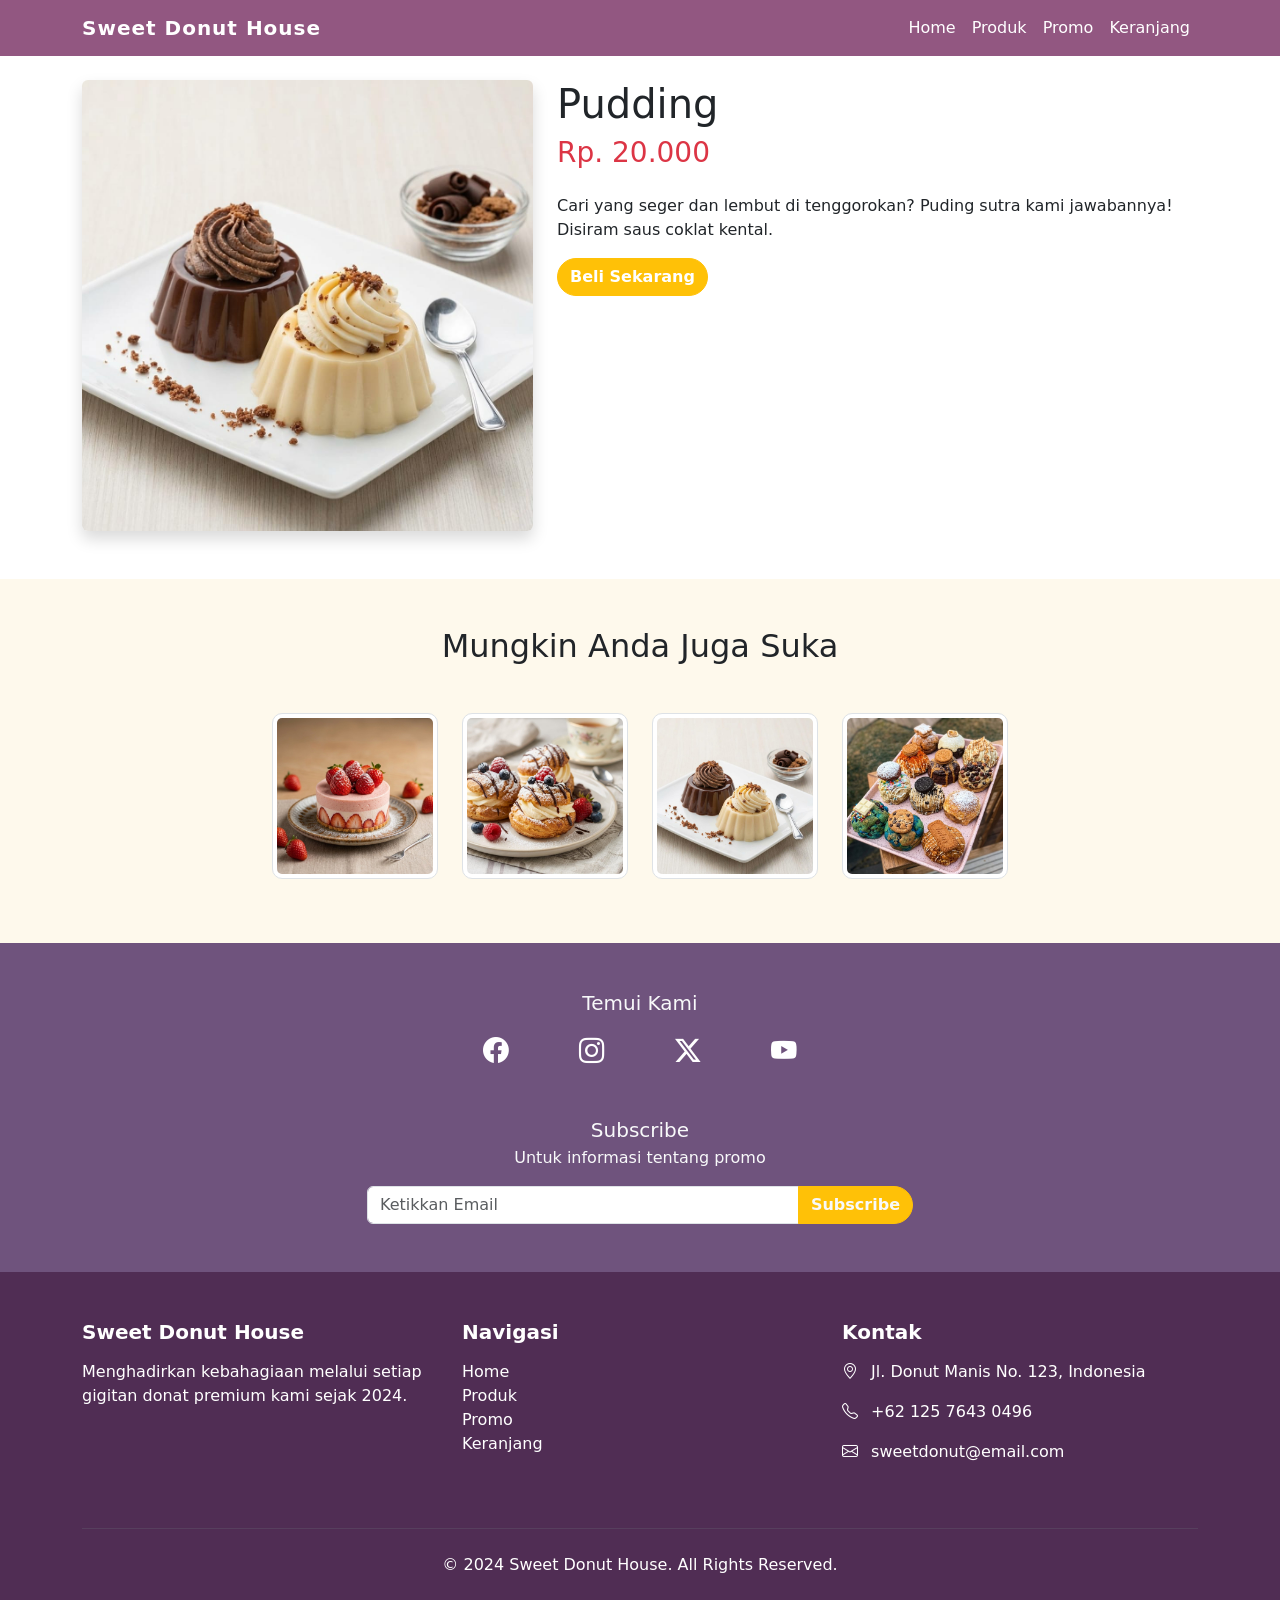
<file: detail7.html>
<!DOCTYPE html>
<html lang="en">
<head>
    <meta charset="UTF-8">
    <meta name="viewport" content="width=device-width, initial-scale=1.0">
    <title>Pudding</title>
    <link href="https://cdn.jsdelivr.net/npm/bootstrap@5.3.2/dist/css/bootstrap.min.css" rel="stylesheet">
    <link href="https://cdn.jsdelivr.net/npm/bootstrap-icons/font/bootstrap-icons.css" rel="stylesheet">
    <link rel="stylesheet" href="style.css">
</head>
<body>

   <nav class="navbar navbar-expand-lg main-navbar">
      <div class="container">
        <a class="navbar-brand" href="index.html">Sweet Donut House</a>
        <div class="collapse navbar-collapse">
          <ul class="navbar-nav ms-auto">
            <li class="nav-item"><a class="nav-link" href="index.html">Home</a></li>
            <li class="nav-item"><a class="nav-link" href="produk.html">Produk</a></li>
             <li class="nav-item"><a class="nav-link" href="promo.html">Promo</a></li>
              <li class="nav-item"><a class="nav-link" href="keranjang.html">Keranjang</a></li>
          </ul>
        </div>
      </div>
    </nav>

    <div class="container mt-4">
        <div class="row">
            <div class="col-md-5">
                <img src="./pudding2.jpeg" class="img-fluid rounded shadow" alt="Produk">
            </div>
            <div class="col-md-7">
                <h1>Pudding</h1>
                <h3 class="text-danger">Rp. 20.000</h3>
                <p class="mt-4">Cari yang seger dan lembut di tenggorokan? Puding sutra kami jawabannya! Disiram saus coklat kental.</p>
                <button class="btn btn-warning text-white">Beli Sekarang</button>
            </div>
        </div>
    </div>
    <div class="container-fluid py-5 mt-5" style="background-color: #fef9ec">
    <div class="container">
        <h2 class="text-center mb-5">Mungkin Anda Juga Suka</h2>
        <div class="row justify-content-center">
            
            <div class="col-6 col-sm-6 col-md-3 col-lg-2 mb-3">
                <a href="detail5.html">
                    <img src="./dream dessert2.jpeg" class="img-fluid img-thumbnail" alt="Donut Coklat">
                </a>
            </div>

            <div class="col-6 col-sm-6 col-md-3 col-lg-2 mb-3">
                <a href="detail6.html">
                    <img src="./soes2.jpeg" class="img-fluid img-thumbnail" alt="Donut Matcha">
                </a>
            </div>

            <div class="col-6 col-sm-6 col-md-3 col-lg-2 mb-3">
                <a href="detail7.html">
                    <img src="./pudding2.jpeg" class="img-fluid img-thumbnail" alt="Dessert Box">
                </a>
            </div>

            <div class="col-6 col-sm-6 col-md-3 col-lg-2 mb-3">
                <a href="detail8.html">
                    <img src="./cookies2.jpeg" class="img-fluid img-thumbnail" alt="Cookies">
                </a>
            </div>

        </div>
    </div>
</div>
<!--section subscribe-->
<div class="container-fluid py-5 footer">
  <div class="container">
    <h5 class="text-center text-light mb-3">Temui Kami</h5>
    
    <div class="d-flex justify-content-center mb-5" style="gap: 70px">
      <a href="https://facebook.com/username" target="_blank" class="social-icon">
        <i class="bi bi-facebook"></i>
      </a>
      <a href="https://instagram.com/username" target="_blank" class="social-icon">
        <i class="bi bi-instagram"></i>
      </a>
      <a href="https://twitter.com/username" target="_blank" class="social-icon">
        <i class="bi bi-twitter-x"></i>
      </a>
      <a href="https://youtube.com/@username" target="_blank" class="social-icon">
        <i class="bi bi-youtube"></i>
      </a>
    </div>

    <h5 class="text-center text-light mb-1">Subscribe</h5>
    <p class="text-center text-light mb-3">Untuk informasi tentang promo</p>
    
    <div class="row justify-content-center">
      <div class="col-md-6">
        <div class="input-group">
          <input type="email" class="form-control" placeholder="Ketikkan Email">
          <button class="btn btn-warning text-light">Subscribe</button>
        </div>
      </div>
    </div>
  </div>
</div>
<!--section subscribe end-->

<!--section footer -->
<footer class="py-5 footer-main text-white">
  <div class="container">
    <div class="row text-center text-md-start">
      
      <div class="col-md-4 mb-3 mb-md-0">
        <h5 class="fw-bold mb-3">Sweet Donut House</h5>
        <p>Menghadirkan kebahagiaan melalui setiap gigitan donat premium kami sejak 2024.</p>
      </div>

      <div class="col-md-4 mb-3 mb-md-0">
        <h5 class="fw-bold mb-3">Navigasi</h5>
        <ul class="list-unstyled">
          <li><a href="index.html" class="text-white text-decoration-none">Home</a></li>
          <li><a href="produk.html" class="text-white text-decoration-none" >Produk</a></li>
          <li><a href="promo.html" class="text-white text-decoration-none">Promo</a></li>
          <li><a href="keranjang.html" class="text-white text-decoration-none">Keranjang</a></li>
        </ul>
      </div>

      <div class="col-md-4 mb-3 mb-md-0">
        <h5 class="fw-bold mb-3">Kontak</h5>
        <p><i class="bi bi-geo-alt me-2"></i> Jl. Donut Manis No. 123, Indonesia</p>
        <p><i class="bi bi-telephone me-2"></i> +62 125 7643 0496</p>
        <p><i class="bi bi-envelope me-2"></i> sweetdonut@email.com</p>
      </div>
    </div>

    <hr class="mt-5 mb-4 border-secondary">

    <div class="row">
      <div class="col-12 text-center">
        <p class="mb-0">&copy; 2024 Sweet Donut House. All Rights Reserved.</p>
      </div>
    </div>
  </div>
</footer>
<!--section footer end-->

    <script src="https://cdn.jsdelivr.net/npm/bootstrap@5.3.2/dist/js/bootstrap.bundle.min.js"></script>
</body>
</html>
</file>
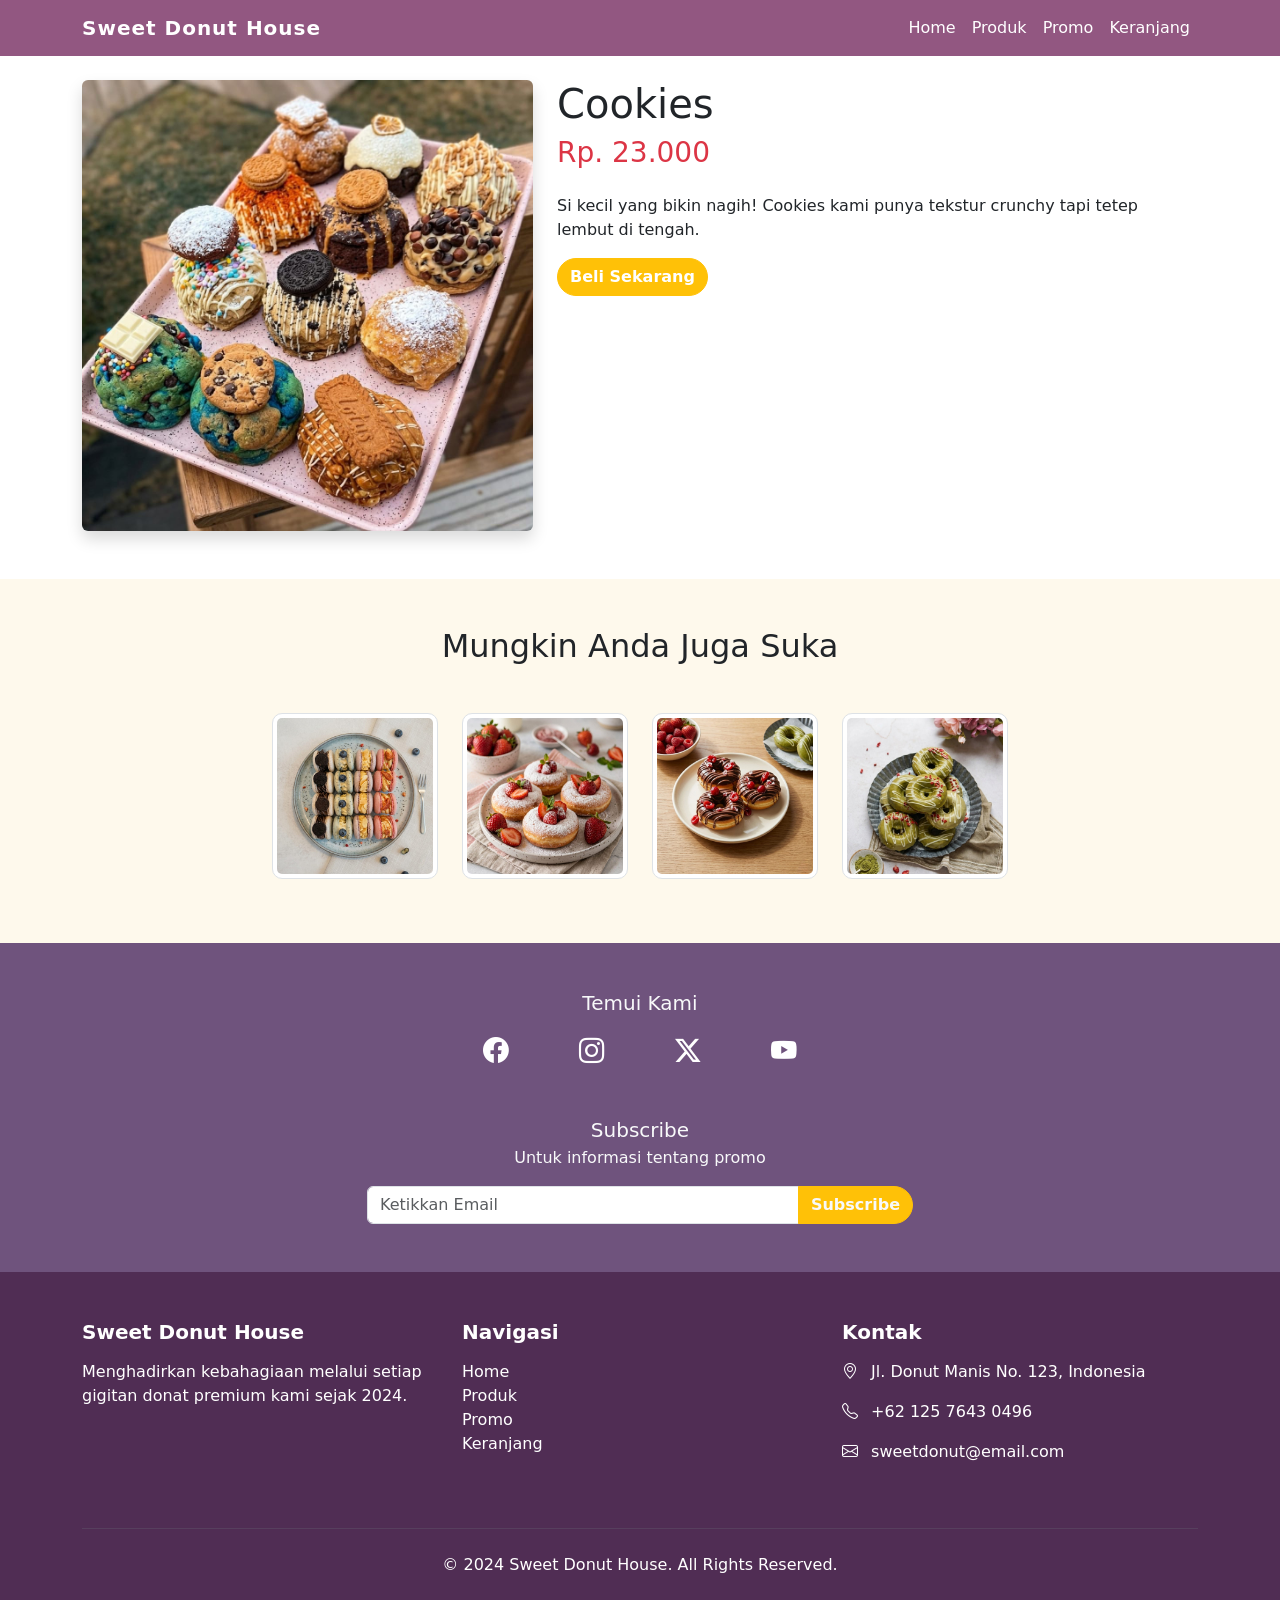
<file: detail8.html>
<!DOCTYPE html>
<html lang="en">
<head>
    <meta charset="UTF-8">
    <meta name="viewport" content="width=device-width, initial-scale=1.0">
    <title>Pudding</title>
    <link href="https://cdn.jsdelivr.net/npm/bootstrap@5.3.2/dist/css/bootstrap.min.css" rel="stylesheet">
    <link href="https://cdn.jsdelivr.net/npm/bootstrap-icons/font/bootstrap-icons.css" rel="stylesheet">
    <link rel="stylesheet" href="style.css">
</head>
<body>

   <nav class="navbar navbar-expand-lg main-navbar">
      <div class="container">
        <a class="navbar-brand" href="index.html">Sweet Donut House</a>
        <div class="collapse navbar-collapse">
          <ul class="navbar-nav ms-auto">
            <li class="nav-item"><a class="nav-link" href="index.html">Home</a></li>
            <li class="nav-item"><a class="nav-link" href="produk.html">Produk</a></li>
             <li class="nav-item"><a class="nav-link" href="promo.html">Promo</a></li>
              <li class="nav-item"><a class="nav-link" href="keranjang.html">Keranjang</a></li>
          </ul>
        </div>
      </div>
    </nav>

    <div class="container mt-4">
        <div class="row">
            <div class="col-md-5">
                <img src="./cookies2.jpeg" class="img-fluid rounded shadow" alt="Produk">
            </div>
            <div class="col-md-7">
                <h1>Cookies</h1>
                <h3 class="text-danger">Rp. 23.000</h3>
                <p class="mt-4">Si kecil yang bikin nagih! Cookies kami punya tekstur crunchy tapi tetep lembut di tengah.</p>
                <button class="btn btn-warning text-white">Beli Sekarang</button>
            </div>
        </div>
    </div>
    <div class="container-fluid py-5 mt-5" style="background-color: #fef9ec">
    <div class="container">
        <h2 class="text-center mb-5">Mungkin Anda Juga Suka</h2>
        <div class="row justify-content-center">
            
            <div class="col-6 col-sm-6 col-md-3 col-lg-2 mb-3">
                <a href="detail9.html">
                    <img src="./macaron2.jpeg" class="img-fluid img-thumbnail" alt="Donut Coklat">
                </a>
            </div>

            <div class="col-6 col-sm-6 col-md-3 col-lg-2 mb-3">
                <a href="detail1.html">
                    <img src="./donat strwbry2.jpeg" class="img-fluid img-thumbnail" alt="Donut Matcha">
                </a>
            </div>

            <div class="col-6 col-sm-6 col-md-3 col-lg-2 mb-3">
                <a href="detail2.html">
                    <img src="./donut coklat2.jpeg" class="img-fluid img-thumbnail" alt="Dessert Box">
                </a>
            </div>

            <div class="col-6 col-sm-6 col-md-3 col-lg-2 mb-3">
                <a href="detail3.html">
                    <img src="./matcha2.jpeg" class="img-fluid img-thumbnail" alt="Cookies">
                </a>
            </div>

        </div>
    </div>
</div>
<!--section subscribe-->
<div class="container-fluid py-5 footer">
  <div class="container">
    <h5 class="text-center text-light mb-3">Temui Kami</h5>
    
    <div class="d-flex justify-content-center mb-5" style="gap: 70px">
      <a href="https://facebook.com/username" target="_blank" class="social-icon">
        <i class="bi bi-facebook"></i>
      </a>
      <a href="https://instagram.com/username" target="_blank" class="social-icon">
        <i class="bi bi-instagram"></i>
      </a>
      <a href="https://twitter.com/username" target="_blank" class="social-icon">
        <i class="bi bi-twitter-x"></i>
      </a>
      <a href="https://youtube.com/@username" target="_blank" class="social-icon">
        <i class="bi bi-youtube"></i>
      </a>
    </div>

    <h5 class="text-center text-light mb-1">Subscribe</h5>
    <p class="text-center text-light mb-3">Untuk informasi tentang promo</p>
    
    <div class="row justify-content-center">
      <div class="col-md-6">
        <div class="input-group">
          <input type="email" class="form-control" placeholder="Ketikkan Email">
          <button class="btn btn-warning text-light">Subscribe</button>
        </div>
      </div>
    </div>
  </div>
</div>
<!--section subscribe end-->

<!--section footer -->
<footer class="py-5 footer-main text-white">
  <div class="container">
    <div class="row text-center text-md-start">
      
      <div class="col-md-4 mb-3 mb-md-0">
        <h5 class="fw-bold mb-3">Sweet Donut House</h5>
        <p>Menghadirkan kebahagiaan melalui setiap gigitan donat premium kami sejak 2024.</p>
      </div>

      <div class="col-md-4 mb-3 mb-md-0">
        <h5 class="fw-bold mb-3">Navigasi</h5>
        <ul class="list-unstyled">
          <li><a href="index.html" class="text-white text-decoration-none">Home</a></li>
          <li><a href="produk.html" class="text-white text-decoration-none" >Produk</a></li>
          <li><a href="promo.html" class="text-white text-decoration-none">Promo</a></li>
          <li><a href="keranjang.html" class="text-white text-decoration-none">Keranjang</a></li>
        </ul>
      </div>

      <div class="col-md-4 mb-3 mb-md-0">
        <h5 class="fw-bold mb-3">Kontak</h5>
        <p><i class="bi bi-geo-alt me-2"></i> Jl. Donut Manis No. 123, Indonesia</p>
        <p><i class="bi bi-telephone me-2"></i> +62 125 7643 0496</p>
        <p><i class="bi bi-envelope me-2"></i> sweetdonut@email.com</p>
      </div>
    </div>

    <hr class="mt-5 mb-4 border-secondary">

    <div class="row">
      <div class="col-12 text-center">
        <p class="mb-0">&copy; 2024 Sweet Donut House. All Rights Reserved.</p>
      </div>
    </div>
  </div>
</footer>
<!--section footer end-->

    <script src="https://cdn.jsdelivr.net/npm/bootstrap@5.3.2/dist/js/bootstrap.bundle.min.js"></script>
</body>
</html>
</file>
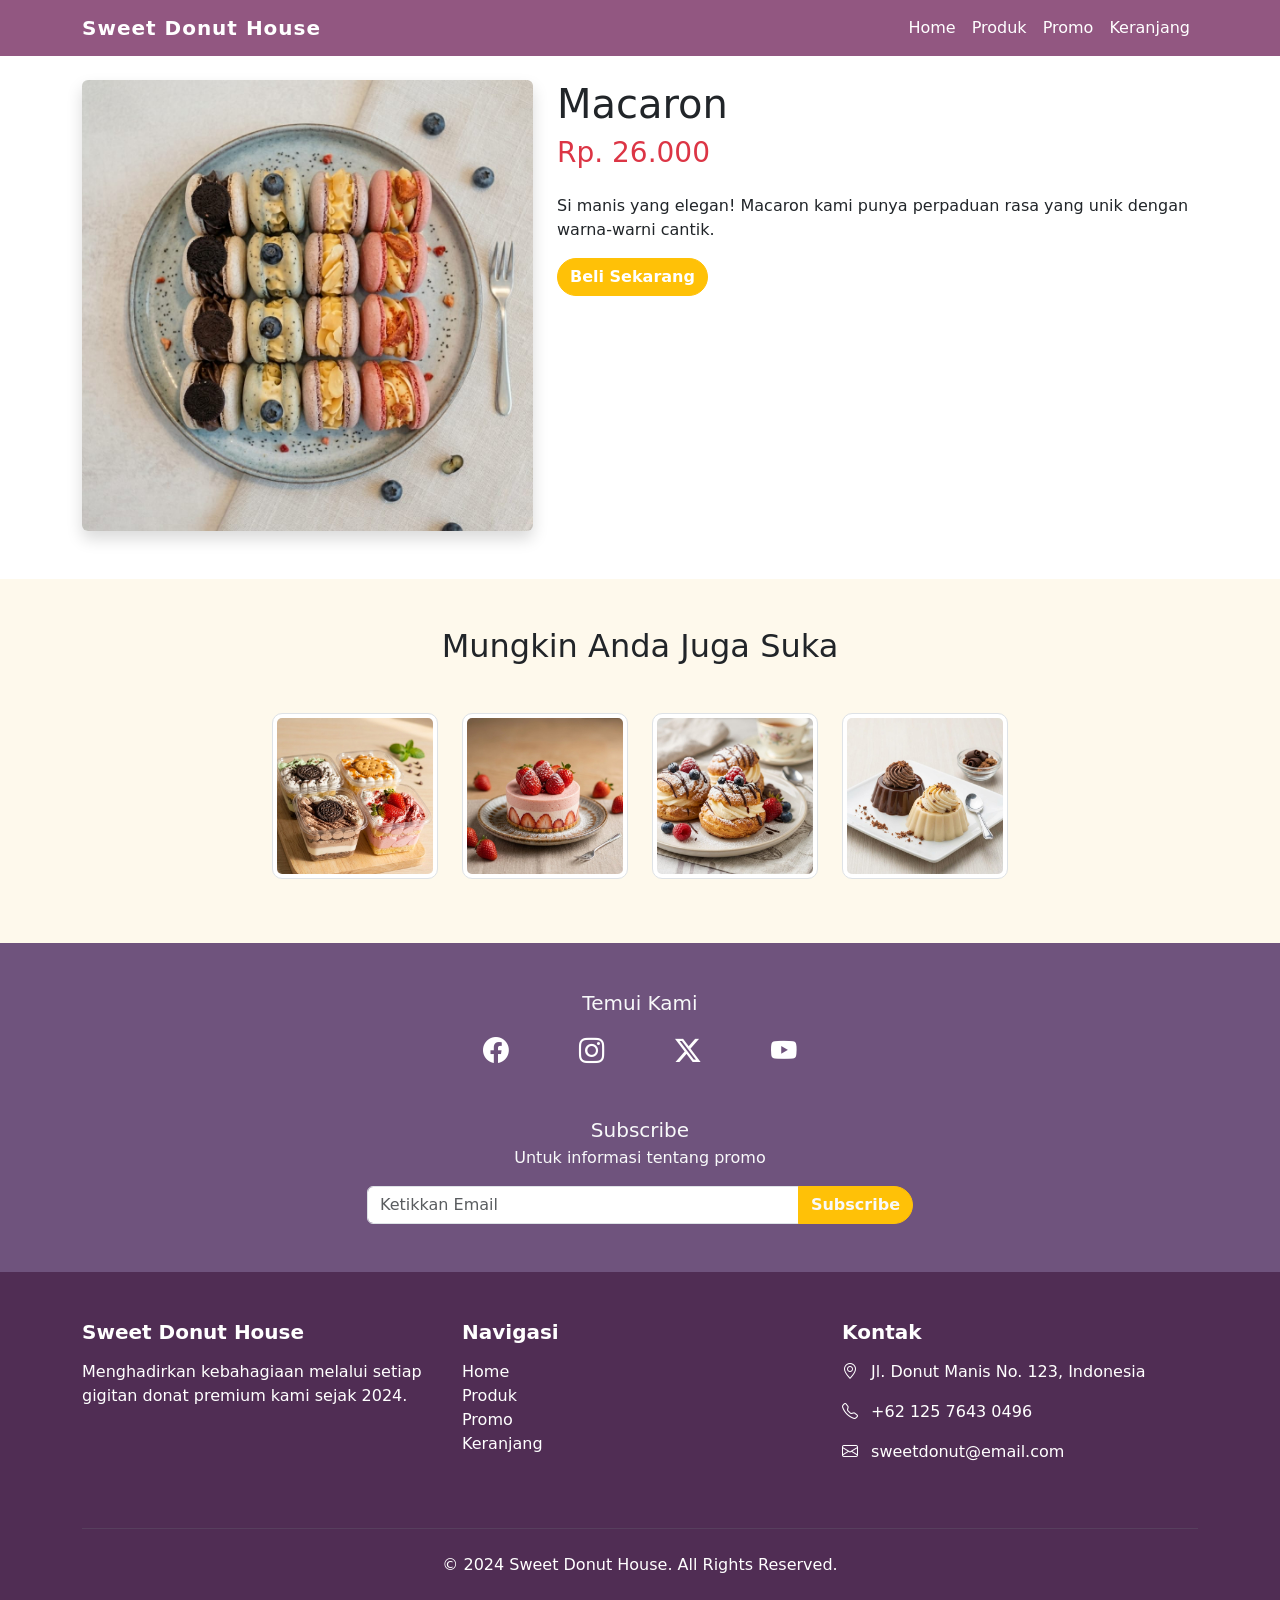
<file: detail9.html>
<!DOCTYPE html>
<html lang="en">
<head>
    <meta charset="UTF-8">
    <meta name="viewport" content="width=device-width, initial-scale=1.0">
    <title>Macaron</title>
    <link href="https://cdn.jsdelivr.net/npm/bootstrap@5.3.2/dist/css/bootstrap.min.css" rel="stylesheet">
    <link href="https://cdn.jsdelivr.net/npm/bootstrap-icons/font/bootstrap-icons.css" rel="stylesheet">
    <link rel="stylesheet" href="style.css">
</head>
<body>

    <nav class="navbar navbar-expand-lg main-navbar">
      <div class="container">
        <a class="navbar-brand" href="index.html">Sweet Donut House</a>
        <div class="collapse navbar-collapse">
          <ul class="navbar-nav ms-auto">
            <li class="nav-item"><a class="nav-link" href="index.html">Home</a></li>
            <li class="nav-item"><a class="nav-link" href="produk.html">Produk</a></li>
             <li class="nav-item"><a class="nav-link" href="promo.html">Promo</a></li>
              <li class="nav-item"><a class="nav-link" href="keranjang.html">Keranjang</a></li>
          </ul>
        </div>
      </div>
    </nav>

    <div class="container mt-4">
        <div class="row">
            <div class="col-md-5">
                <img src="./macaron2.jpeg" class="img-fluid rounded shadow" alt="Produk">
            </div>
            <div class="col-md-7">
                <h1>Macaron</h1>
                <h3 class="text-danger">Rp. 26.000</h3>
                <p class="mt-4">Si manis yang elegan! Macaron kami punya perpaduan rasa yang unik dengan warna-warni cantik.</p>
                <button class="btn btn-warning text-white">Beli Sekarang</button>
            </div>
        </div>
    </div>
    <div class="container-fluid py-5 mt-5" style="background-color: #fef9ec">
    <div class="container">
        <h2 class="text-center mb-5">Mungkin Anda Juga Suka</h2>
        <div class="row justify-content-center">
            
            <div class="col-6 col-sm-6 col-md-3 col-lg-2 mb-3">
                <a href="detail4.html">
                    <img src="./dessert box2.jpeg" class="img-fluid img-thumbnail" alt="Dessert box">
                </a>
            </div>

            <div class="col-6 col-sm-6 col-md-3 col-lg-2 mb-3">
                <a href="detail5.html">
                    <img src="./dream dessert2.jpeg" class="img-fluid img-thumbnail" alt="Dream dessert">
                </a>
            </div>

            <div class="col-6 col-sm-6 col-md-3 col-lg-2 mb-3">
                <a href="detail6.html">
                    <img src="./soes2.jpeg" class="img-fluid img-thumbnail" alt="soes">
                </a>
            </div>

            <div class="col-6 col-sm-6 col-md-3 col-lg-2 mb-3">
                <a href="detail7.html">
                    <img src="./pudding2.jpeg" class="img-fluid img-thumbnail" alt="pudding">
                </a>
            </div>

        </div>
    </div>
</div>
<!--section subscribe-->
<div class="container-fluid py-5 footer">
  <div class="container">
    <h5 class="text-center text-light mb-3">Temui Kami</h5>
    
    <div class="d-flex justify-content-center mb-5" style="gap: 70px">
      <a href="https://facebook.com/username" target="_blank" class="social-icon">
        <i class="bi bi-facebook"></i>
      </a>
      <a href="https://instagram.com/username" target="_blank" class="social-icon">
        <i class="bi bi-instagram"></i>
      </a>
      <a href="https://twitter.com/username" target="_blank" class="social-icon">
        <i class="bi bi-twitter-x"></i>
      </a>
      <a href="https://youtube.com/@username" target="_blank" class="social-icon">
        <i class="bi bi-youtube"></i>
      </a>
    </div>

    <h5 class="text-center text-light mb-1">Subscribe</h5>
    <p class="text-center text-light mb-3">Untuk informasi tentang promo</p>
    
    <div class="row justify-content-center">
      <div class="col-md-6">
        <div class="input-group">
          <input type="email" class="form-control" placeholder="Ketikkan Email">
          <button class="btn btn-warning text-light">Subscribe</button>
        </div>
      </div>
    </div>
  </div>
</div>
<!--section subscribe end-->

<!--section footer -->
<footer class="py-5 footer-main text-white">
  <div class="container">
    <div class="row text-center text-md-start">
      
      <div class="col-md-4 mb-3 mb-md-0">
        <h5 class="fw-bold mb-3">Sweet Donut House</h5>
        <p>Menghadirkan kebahagiaan melalui setiap gigitan donat premium kami sejak 2024.</p>
      </div>

      <div class="col-md-4 mb-3 mb-md-0">
        <h5 class="fw-bold mb-3">Navigasi</h5>
        <ul class="list-unstyled">
          <li><a href="index.html" class="text-white text-decoration-none">Home</a></li>
          <li><a href="produk.html" class="text-white text-decoration-none" >Produk</a></li>
          <li><a href="promo.html" class="text-white text-decoration-none">Promo</a></li>
          <li><a href="keranjang.html" class="text-white text-decoration-none">Keranjang</a></li>
        </ul>
      </div>

      <div class="col-md-4 mb-3 mb-md-0">
        <h5 class="fw-bold mb-3">Kontak</h5>
        <p><i class="bi bi-geo-alt me-2"></i> Jl. Donut Manis No. 123, Indonesia</p>
        <p><i class="bi bi-telephone me-2"></i> +62 125 7643 0496</p>
        <p><i class="bi bi-envelope me-2"></i> sweetdonut@email.com</p>
      </div>
    </div>

    <hr class="mt-5 mb-4 border-secondary">

    <div class="row">
      <div class="col-12 text-center">
        <p class="mb-0">&copy; 2024 Sweet Donut House. All Rights Reserved.</p>
      </div>
    </div>
  </div>
</footer>
<!--section footer end-->

    <script src="https://cdn.jsdelivr.net/npm/bootstrap@5.3.2/dist/js/bootstrap.bundle.min.js"></script>
</body>
</html>
</file>
<file: style.css>
.main-navbar {
  background-color: rgb(144, 85, 127); 
}

.navbar-brand,
.nav-link {
  color: rgb(255, 255, 255) ;
}

.banner {
  height: 100vh;
  background:
    url("donut\ pinkkk.jpeg");
    color: #fff;
  background-size: cover;
  background-position: center;
  

  display: flex;
  align-items: center;
}

.banner-content {
  text-align: center;
}

.main-color{
  background-color: #502d54 !important;;
}

.icon-service{
  width:90px;
  height:90px;
  border:solid #fff 2px;
  border-radius:50%;
  color:#ffff;
}

.hovered-card{
  transition: transform 0.3s ease;
}

.hovered-card:hover {
  transform: translateY(-10px);
}

.icon-service i {
  color: #fff;
  font-size: 40px;
}


.hovered-card {
  transition: transform 0.3s ease;
}

.hovered-card:hover {
  transform: translateY(-10px);
}

.card-img-top {
  height: 250px;
  object-fit: cover;
}

.testimony {
    background-color: rgb(83, 46, 83) !important;
}

.testimony-card {
    background: rgba(255, 255, 255, 0.07) !important; 
    border: 1px solid rgba(255, 255, 255, 0.15) !important;
    border-radius: 16px;
    padding: 28px;
    transition: .3s;
    height: 100%; 
}

.testimony-card:hover {
    transform: translateY(-6px); 
    background: rgba(255, 255, 255, 0.13);
    border-color: rgba(255, 255, 255, 0.3);
}

.testimony-card .quote-icon {
    font-size: 2rem;
    color: rgba(255, 255, 255, 0.3);
    line-height: 1;
    margin-bottom: 10px;
}

.testimony-card h5 {
    font-size: 1rem;
    font-weight: 700;
    color: #fff;
    margin-bottom: 4px;
}

.testimony-card .author {
    font-size: 0.8rem;
    color: rgba(255, 255, 255, 0.55);
    margin-bottom: 12px;
}

.testimony-card p {
    font-size: 0.88rem;
    color: rgba(255, 255, 255, 0.8);
    line-height: 1.6;
    margin-bottom: 0;
}

.testimony-card .stars {
    color: #FFC107; 
    font-size: 0.85rem;
    margin-bottom: 12px;
}

.footer {
    background-color: #6f537d;
}

.footer .social-icon {
    font-size: 1.6rem;
    color: #fff;
    transition: .3s;

}

.footer .social-icon:hover {
    color: #FFC107;
}

.footer-main {
    background-color: #502d54; 
}

.list-unstyled {
    padding-left: 0;
    list-style: none;
}

.text-decoration-none {
    text-decoration: none !important;
}

.footer-main a:hover {
    color: #FFC107 !important;
}

.card a[data-lightbox] {
    display: block;
    overflow: hidden; 
    background-color: #000; 
    }

.produk-banner, .promo-banner, .promo-keranjang {
    background-image: linear-gradient(rgba(0, 0, 0, 0.5), rgba(0, 0, 0, 0.5)), url('donutsssssssss\ toko.jpg');
    background-size: cover;
    background-position: center;
    
    height: 450px ; 
    min-height: 450px ;
    
    display: flex ;
    flex-direction: column ;
    justify-content: center ; 
    align-items: center ;    
    
    padding: 0 ; 
    margin: 0 ;
    text-align: center ;
    color: #ffffff ;
}

.produk-banner h1, .promo-banner h1 {
    margin: 0 ;
    padding: 0 ;
    display: block ;
    width: 100%;
}


.card {
    transition: transform 0.3s ease; 
    border: none;
    box-shadow: 0 4px 8px rgba(206, 114, 114, 0.1); 
}

.card:hover {
    transform: translateY(-10px);
}

.card-img-top {
    height: 250px;
    object-fit: cover; 
}

.card-title {
    color:  #6f537d;;
    
} 

.btn-primary {
    background-color: transparent; 
    border: 1px solid #945c9c; 
    color: #93649a; 
    
    display: block;
    width: fit-content;
    margin: 0 auto;
    
    padding: 5px 25px;
    border-radius: 5px;
    transition: 0.3s;
}

.btn-primary:hover {
    background-color: #cdafd4;
    color: #ffffff; 
}

.footer {
    background-color: #6f537d;
}

.footer .social-icon {
    font-size: 1.6rem;
    color: #ffffff;
    transition: .3s;

}

.footer .social-icon:hover {
    color: #FFC107;
}

.footer-main {
    background-color: #502d54; 
}

.list-unstyled {
    padding-left: 0;
    list-style: none;
}

.text-decoration-none {
    text-decoration: none
}

.footer-main a:hover {
    color: #FFC107 
}

.produk-banner h1, 
.promo-banner h1 {
    font-size: 3rem;
    font-weight: bold;
    text-shadow: 2px 2px 8px rgba(0,0,0,0.5);
    margin: 0;
}
.filter-btn {
    transition: all 0.3s ease;
    cursor: pointer;
    background-color: #ffc107; 
    color: black;
    border: none;
    padding: 10px 25px;
    border-radius: 10px;
    font-weight: bold;
}

.card-img-top {
    height: 250px;
    object-fit: cover; 
}

.card {
    transition: transform 0.3s ease; 
    border: none;
    box-shadow: 0 4px 8px rgba(0, 0, 0, 0.1); 
    overflow: hidden;
}

.hovered-card .card {
    transition: transform 0.3s ease, box-shadow 0.3s ease;
}

.hovered-card:hover .card {
    transform: translateY(-10px);
    box-shadow: 0 10px 20px rgb(252, 252, 252);
}

.filter-btn {
    transition: all 0.3s ease;
    cursor: pointer;
    background-color: 1#ffc107;
    color: black;
    border: none;
    padding: 10px 25px;
    border-radius: 10px;
}

.filter-btn:active {
    transform: scale(0.95);
}

.filter-btn.active {
    background-color: #ffc107;
    color: black;
    box-shadow: 0 4px 8px rgba(0,0,0,0.2);
}

.btn-outline-warning {
    background-color: #ffc107;
    color: black;
    border: none;
    padding: 10px 25px;
    border-radius: 10px;
    transition: all 0.3s ease;
}

.btn-outline-warning:hover {
    background-color: #e0a800;
    color: black;
}

.btn-outline-warning:active {
    transform: scale(0.95);
}

.btn-outline-warning {
    background-color: #fff ;
    color: #ffc107 ;
    border: 1px solid #ffc107 ;
    transition: all 0.2s ease; 
}

.btn-outline-warning:active {
    background-color: #ffc107 ; 
    color:  rgb(92, 58, 82);        
    transform: scale(0.95);           
}


.btn-outline-warning:focus {
    background-color: #fff ;
    color: #ffc109 ;
    box-shadow: none ; 
}

.main-navbar, .main-color {
    background-color: #925781 !important; 
}

.navbar-brand, .nav-link {
    color: #ffffff !important;
}

.nav-link:hover {
    color: #fffb00 !important;
}

.navbar-brand {
    font-weight: 700;
    letter-spacing: 1px;
    color: #ffffff;
}

[span_8][span_9]
.nav-link {
    transition: color 0.3s ease;
}

.nav-link:hover {
    color: #ffffff ;
}

.table th {
    border-top: none;
    text-transform: uppercase;
    font-size: 0.9rem;
    letter-spacing: 0.5px;
}

.img-thumbnail {
    border-radius: 10px;
    transition: transform 0.3s ease;
}

.img-thumbnail:hover {
    transform: scale(1.05);
}

.btn-warning {
    border-radius: 30px;
    font-weight: 600;
}

@media (max-width: 575.98px) {
    .table td {
        font-size: 0.85rem;
    }
}

.promo-banner {
  background-position: center center;
  height: 450px;
  background: linear-gradient(rgba(0, 0, 0, 0.5), rgba(0, 0, 0, 0.5)), url('donutsssssssss\ toko.jpg');
  background-size: cover;
  background-repeat: no-repeat;
  display: flex;
  align-items: center;
  justify-content: center;
}

@media (max-width: 768px) {
  .promo-banner {
    background-size: cover; 
    background-position: center center;
    height: 60vh; 
  }
}

@media (max-width: 480px) {
  .promo-banner {
    height: 50vh; 
  }
}

.promo-banner h1 {
  font-size: 3rem;
  color: white;
  text-align: center;
}

.promo-section {
  animation: fadeSlideIn 0.4s ease both;
}

@keyframes fadeSlideIn {
  from {
    opacity: 0;
    transform: translateY(20px);
  }
  to {
    opacity: 1;
    transform: translateY(0);
  }
}

.promo-section .hovered-card {
  opacity: 0;
  animation: fadeSlideIn 0.4s ease forwards;
}

.promo-section .hovered-card:nth-child(1) {
  animation-delay: 0.05s;
}

.promo-section .hovered-card:nth-child(2) {
  animation-delay: 0.1s;
}

.promo-section .hovered-card:nth-child(3) {
  animation-delay: 0.15s;
}

.promo-section .hovered-card:nth-child(4) {
  animation-delay: 0.2s;
}

.promo-section .hovered-card:nth-child(5) {
  animation-delay: 0.25s;
}

.promo-section .hovered-card:nth-child(6) {
  animation-delay: 0.3s;
}

.promo-section .hovered-card:nth-child(7) {
  animation-delay: 0.35s;
}

.promo-section .hovered-card:nth-child(8) {
  animation-delay: 0.4s;
}

.filter-btn {
  transition: 
    background-color 0.25s ease, 
    color 0.25s ease, 
    transform 0.15s ease, 
    box-shadow 0.25s ease;
}

.filter-btn:active {
  transform: scale(0.95);  
}

.filter-btn.active {
  box-shadow: 0 4px 14px rgba(255, 193, 7, 0.45); 
}
.btn-filter-custom {
    background-color: white;
    color: #ffc107; 
    border: 1px solid #ffc107;
    border-radius: 5px;
    font-weight: 500;
    transition: all 0.3s ease;
}

.btn-filter-custom.active {
    background-color: #ffc107 !important; 
    color: #333 !important; 
    border: none !important;
    box-shadow: 0px 4px 8px rgba(0, 0, 0, 0.2); 
}

.btn-filter-custom:hover {
    background-color: #fff9e6;
    color: #ffc107;
}
</file>
